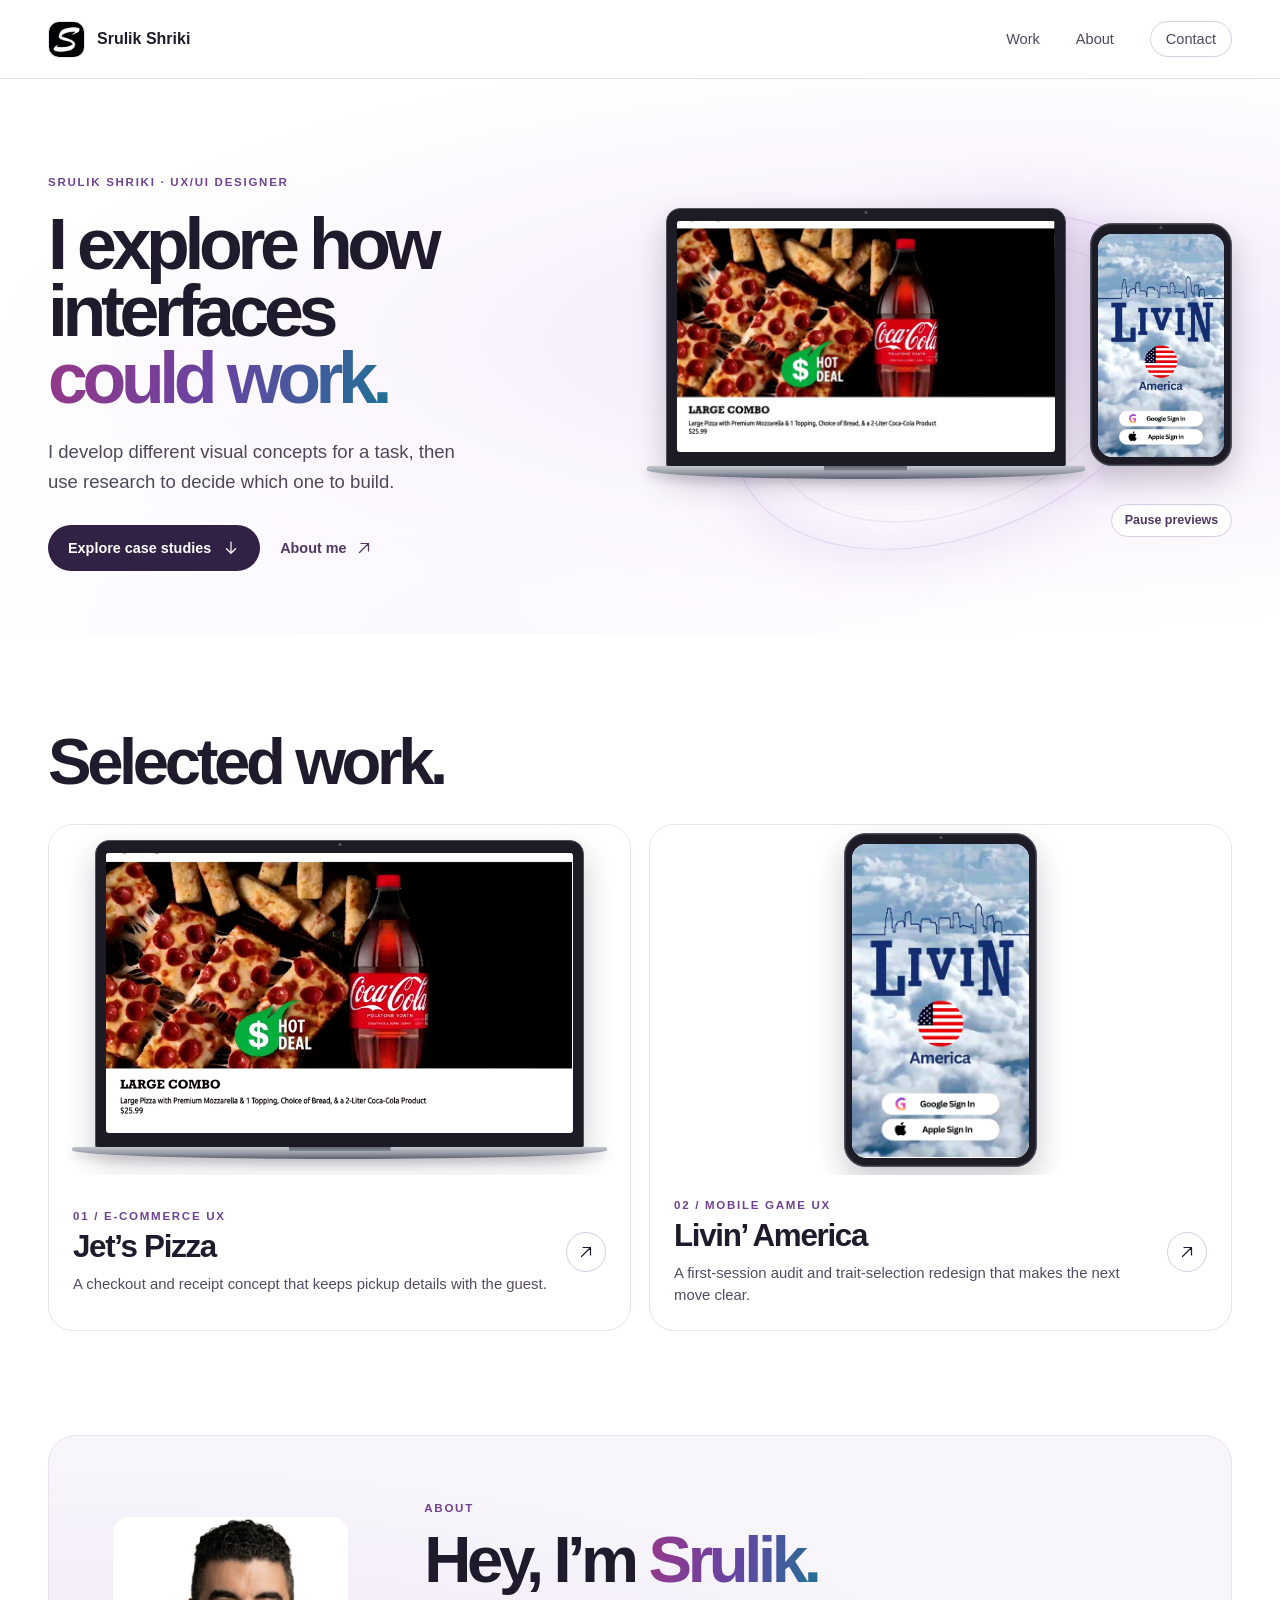
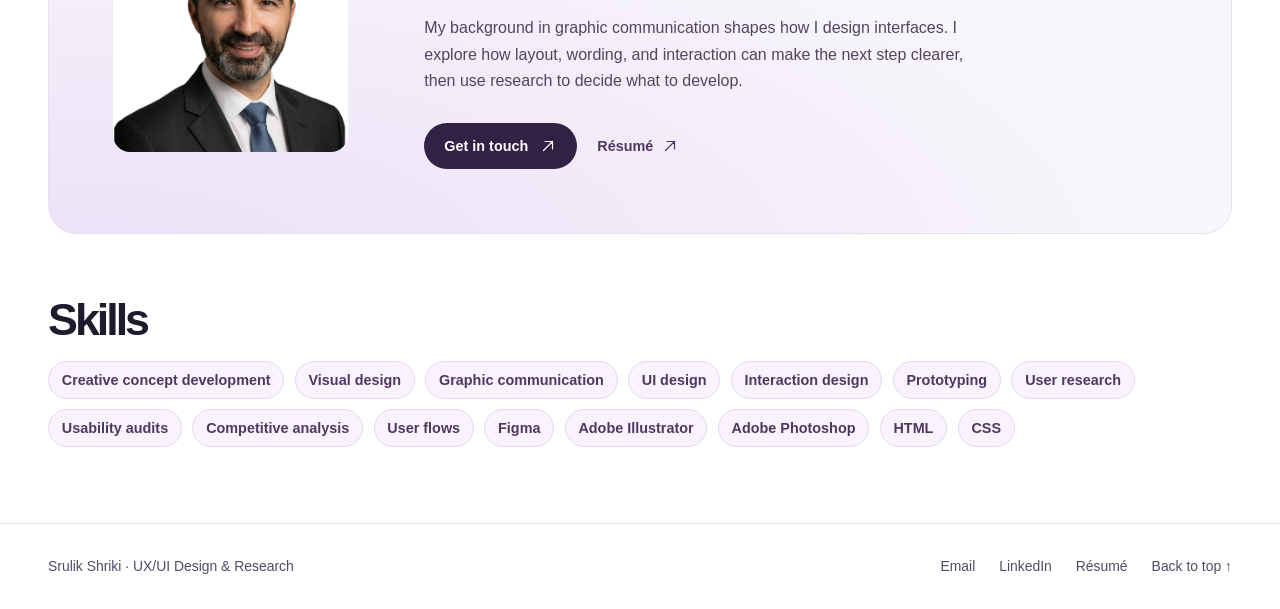
<file: index.html>
<!doctype html>
<html lang="en">
<head>
  <meta charset="utf-8">
  <meta name="viewport" content="width=device-width, initial-scale=1">
  <meta name="theme-color" content="#ffffff">
  <meta name="description" content="Selected UX research and interface design case studies by Srulik Shriki.">
  <title>Srulik Shriki — UX/UI Design</title>
  <link rel="icon" href="assets/home/srulik-mark.webp">
  <link rel="stylesheet" href="assets/css/home.css">
  <style>
    .hero-art {
      display: grid;
      grid-template-columns: minmax(0, 1fr) minmax(96px, 25%);
      align-items: center;
      gap: clamp(.75rem, 2vw, 1.5rem);
      aspect-ratio: auto;
    }

    .screen.device-preview {
      box-sizing: border-box;
      position: relative;
      min-width: 0;
      transform: none;
      border: 1px solid #515361;
      background: #1d1c26;
      box-shadow: 0 14px 30px rgba(37, 29, 50, .23);
    }

    .hero-art > .device-preview {
      inset: auto;
      width: 100%;
    }

    .screen.device-preview video {
      display: block;
      width: 100%;
      height: auto;
      aspect-ratio: auto;
    }

    .screen.laptop-frame {
      --base-height: clamp(7px, 1vw, 13px);
      padding: clamp(6px, 1.1vw, 12px) clamp(5px, .85vw, 10px) clamp(7px, 1.35vw, 14px);
      margin-bottom: var(--base-height);
      border-radius: clamp(7px, 1.1vw, 15px) clamp(7px, 1.1vw, 15px) 3px 3px;
      overflow: visible;
    }

    .screen.laptop-frame video {
      box-sizing: content-box;
      padding-bottom: clamp(9px, 1.4vw, 18px);
      border-radius: 3px;
      background: #fff;
    }

    .laptop-frame::after {
      content: "";
      position: absolute;
      top: 100%;
      left: -5%;
      width: 110%;
      height: var(--base-height);
      border-radius: 2px 2px 50% 50% / 2px 2px 70% 70%;
      background:
        linear-gradient(#626574, #868995) center top / 19% 36% no-repeat,
        linear-gradient(#c4c6ce, #979ba8 52%, #585e6d);
      box-shadow: 0 5px 9px rgba(37, 29, 50, .16);
      pointer-events: none;
    }

    .screen.phone-frame {
      padding: clamp(6px, .9vw, 10px) clamp(4px, .65vw, 7px) clamp(5px, .8vw, 8px);
      border-radius: clamp(14px, 1.7vw, 24px);
      box-shadow: inset 0 0 0 1px #343440, 0 14px 30px rgba(37, 29, 50, .23);
    }

    .screen.phone-frame video {
      border-radius: clamp(9px, 1.15vw, 16px);
    }

    .device-preview::before {
      content: "";
      position: absolute;
      top: 2px;
      left: 50%;
      width: 3px;
      height: 3px;
      border-radius: 50%;
      background: #535464;
      transform: translateX(-50%);
      pointer-events: none;
    }

    .hero-art > .art-caption {
      position: static;
      grid-column: 1 / -1;
      justify-self: end;
      margin: 0;
    }

    .projects .project,
    .projects .project .project-visual {
      background: #fff;
    }

    .pizza-project .device-preview {
      width: min(84%, calc(clamp(220px, 29vw, 350px) * 1.46));
    }

    .game-project .device-preview {
      width: min(54%, calc(clamp(220px, 29vw, 350px) * .55));
    }

    @media (max-width: 480px) {
      .hero-art {
        grid-template-columns: minmax(0, 1fr);
      }

      .hero-art > .hero-phone {
        justify-self: center;
        width: min(56%, 156px);
      }
    }
  </style>
  <script src="assets/js/home-previews.js" defer></script>
</head>
<body id="top">
  <svg xmlns="http://www.w3.org/2000/svg" width="0" height="0" aria-hidden="true" style="position:absolute">
    <symbol id="arrow" viewBox="0 0 24 24"><path d="M6 18 18 6M8 6h10v10"/></symbol>
    <symbol id="down" viewBox="0 0 24 24"><path d="M12 4v15m-6-6 6 6 6-6"/></symbol>
  </svg>
  <a class="skip" href="#main">Skip to content</a>
  <header class="header">
    <div class="wrap bar">
      <a class="brand" href="index.html" aria-label="Srulik Shriki, home"><img src="assets/home/srulik-mark.webp" width="37" height="37" alt=""><span>Srulik Shriki</span></a>
      <nav class="nav" aria-label="Main navigation">
        <a href="#projects">Work</a>
        <a href="#about">About</a>
        <a class="contact-nav" href="mailto:ishriki@emich.edu">Contact</a>
      </nav>
    </div>
  </header>

  <main id="main" tabindex="-1">
    <div class="top">
      <section class="wrap hero" aria-labelledby="hero-title">
        <div class="hero-copy">
          <p class="kicker">Srulik Shriki · UX/UI Designer</p>
          <h1 id="hero-title">I explore how interfaces <span>could work.</span></h1>
          <p class="lead">I develop different visual concepts for a task, then use research to decide which one to build.</p>
          <div class="actions">
            <a class="button" href="#projects">Explore case studies <svg class="icon" aria-hidden="true"><use href="#down"/></svg></a>
            <a class="text-link" href="#about">About me <svg class="icon" aria-hidden="true"><use href="#arrow"/></svg></a>
          </div>
        </div>
        <figure class="hero-art">
          <div class="halo" aria-hidden="true"></div>
          <div class="screen hero-screen device-preview laptop-frame">
            <video width="1920" height="1080" muted playsinline loop preload="none" poster="[data-uri]" aria-label="Jet’s Pizza project preview"><source src="assets/home/pizzahero.mp4" type="video/mp4"></video>
          </div>
          <div class="screen hero-phone device-preview phone-frame">
            <video width="1080" height="1920" muted playsinline loop preload="none" poster="[data-uri]" aria-label="Livin’ America project preview"><source src="assets/home/livinhero.mp4" type="video/mp4"></video>
          </div>
          <figcaption class="art-caption"><button class="preview-toggle" type="button" hidden>Play previews</button></figcaption>
        </figure>
      </section>
    </div>

    <section class="wrap work" id="projects" aria-labelledby="work-title">
      <div class="section-head"><h2 id="work-title">Selected work.</h2></div>
      <div class="projects">
        <a class="project pizza-project" href="pizza.html" aria-labelledby="pizza-title">
          <div class="project-visual">
            <div class="screen project-preview device-preview laptop-frame">
              <video width="1920" height="1080" muted playsinline loop preload="none" poster="[data-uri]" aria-label="Jet’s Pizza project preview"><source src="assets/home/pizzahero.mp4" type="video/mp4"></video>
            </div>
          </div>
          <div class="project-info">
            <div>
              <p class="kicker">01 / E-commerce UX</p>
              <h3 id="pizza-title">Jet’s Pizza</h3>
              <p>A checkout and receipt concept that keeps pickup details with the guest.</p>
            </div>
            <span class="arrow" aria-hidden="true"><svg class="icon"><use href="#arrow"/></svg></span>
          </div>
        </a>
        <a class="project game-project" href="livinamerica.html" aria-labelledby="game-title">
          <div class="project-visual">
            <div class="screen project-preview device-preview phone-frame">
              <video width="1080" height="1920" muted playsinline loop preload="none" poster="[data-uri]" aria-label="Livin’ America project preview"><source src="assets/home/livinhero.mp4" type="video/mp4"></video>
            </div>
          </div>
          <div class="project-info">
            <div>
              <p class="kicker">02 / Mobile game UX</p>
              <h3 id="game-title">Livin’ America</h3>
              <p>A first-session audit and trait-selection redesign that makes the next move clear.</p>
            </div>
            <span class="arrow" aria-hidden="true"><svg class="icon"><use href="#arrow"/></svg></span>
          </div>
        </a>
      </div>
    </section>

    <section class="wrap about" id="about" aria-labelledby="about-title">
      <figure class="portrait"><img src="gallery/proffesional_image_srulik_shriki.jpg" alt="Srulik Shriki" width="260" height="260" loading="lazy"></figure>
      <div>
        <p class="kicker">About</p>
        <h2 id="about-title">Hey, I’m <span class="gradient-text">Srulik.</span></h2>
        <p class="lead">My background in graphic communication shapes how I design interfaces. I explore how layout, wording, and interaction can make the next step clearer, then use research to decide what to develop.</p>
        <div class="actions">
          <a class="button" href="mailto:ishriki@emich.edu">Get in touch <svg class="icon" aria-hidden="true"><use href="#arrow"/></svg></a>
          <a class="text-link" href="https://canva.link/yx0ch3mzbwve8dt">Résumé <svg class="icon" aria-hidden="true"><use href="#arrow"/></svg></a>
        </div>
      </div>
    </section>

    <section class="wrap skills" aria-labelledby="skills-title">
      <h2 id="skills-title">Skills</h2>
      <ul class="skill-bubbles">
        <li>Creative concept development</li>
        <li>Visual design</li>
        <li>Graphic communication</li>
        <li>UI design</li>
        <li>Interaction design</li>
        <li>Prototyping</li>
        <li>User research</li>
        <li>Usability audits</li>
        <li>Competitive analysis</li>
        <li>User flows</li>
        <li>Figma</li>
        <li>Adobe Illustrator</li>
        <li>Adobe Photoshop</li>
        <li>HTML</li>
        <li>CSS</li>
      </ul>
    </section>
  </main>

  <footer class="footer" id="footer">
    <div class="wrap">
      <span>Srulik Shriki · UX/UI Design &amp; Research</span>
      <nav aria-label="Footer"><a href="mailto:ishriki@emich.edu">Email</a><a href="https://www.linkedin.com/in/srulik-shriki-858525204/">LinkedIn</a><a href="https://canva.link/a8y5xgrq3ih2tl9">Résumé</a><a href="#top">Back to top ↑</a></nav>
    </div>
  </footer>
</body>
</html>
</file>
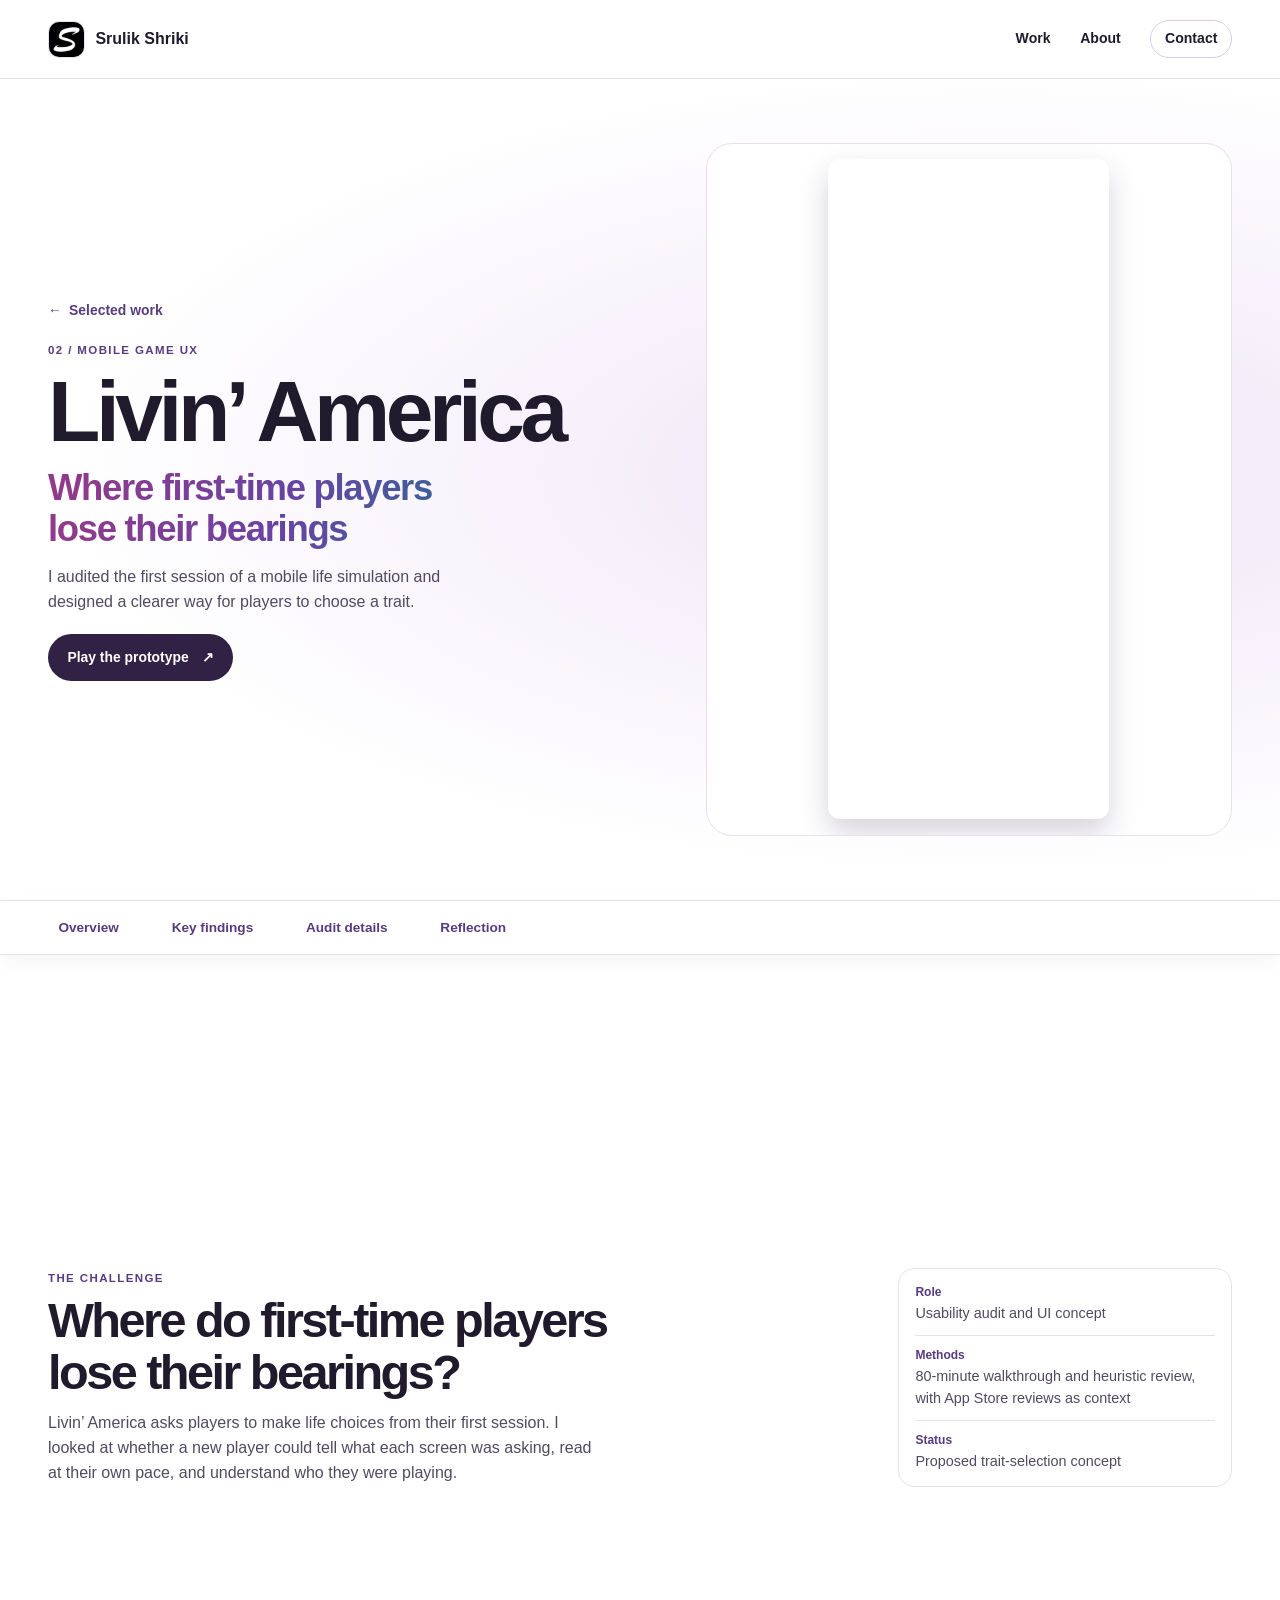
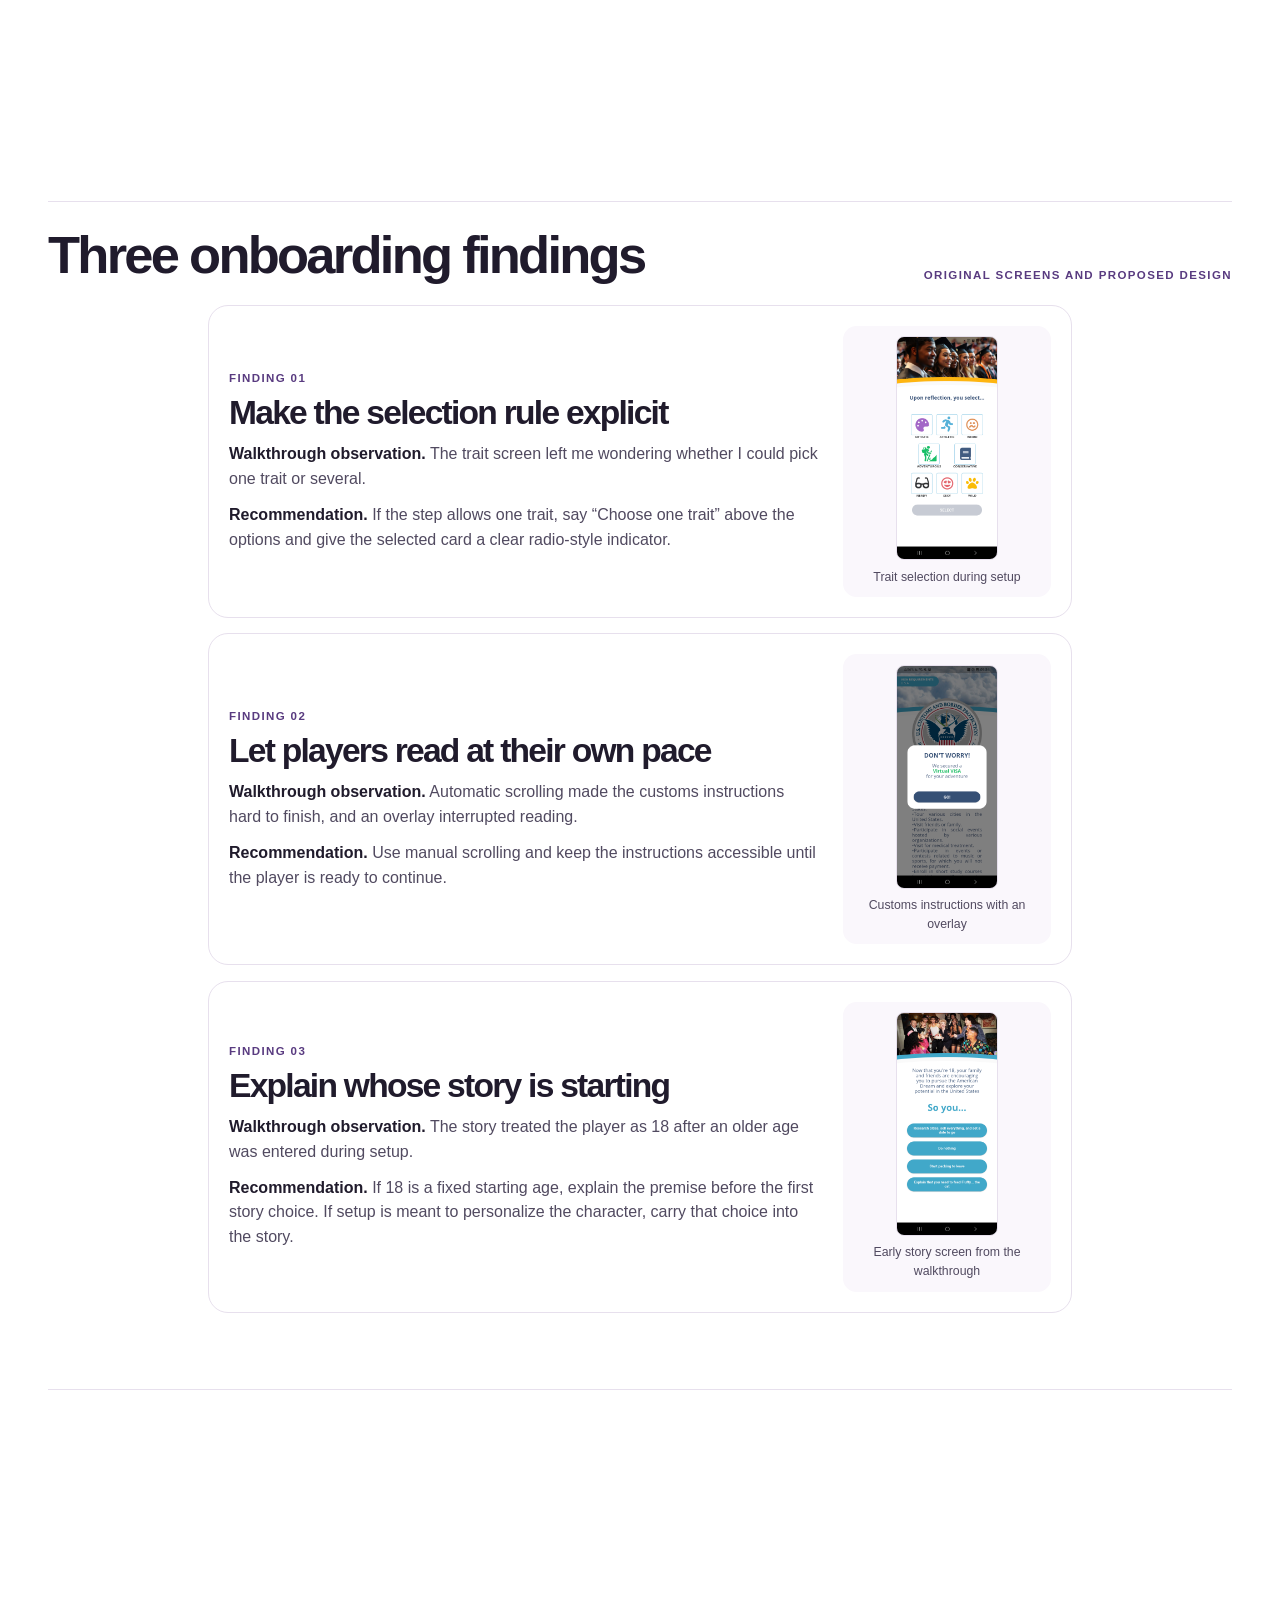
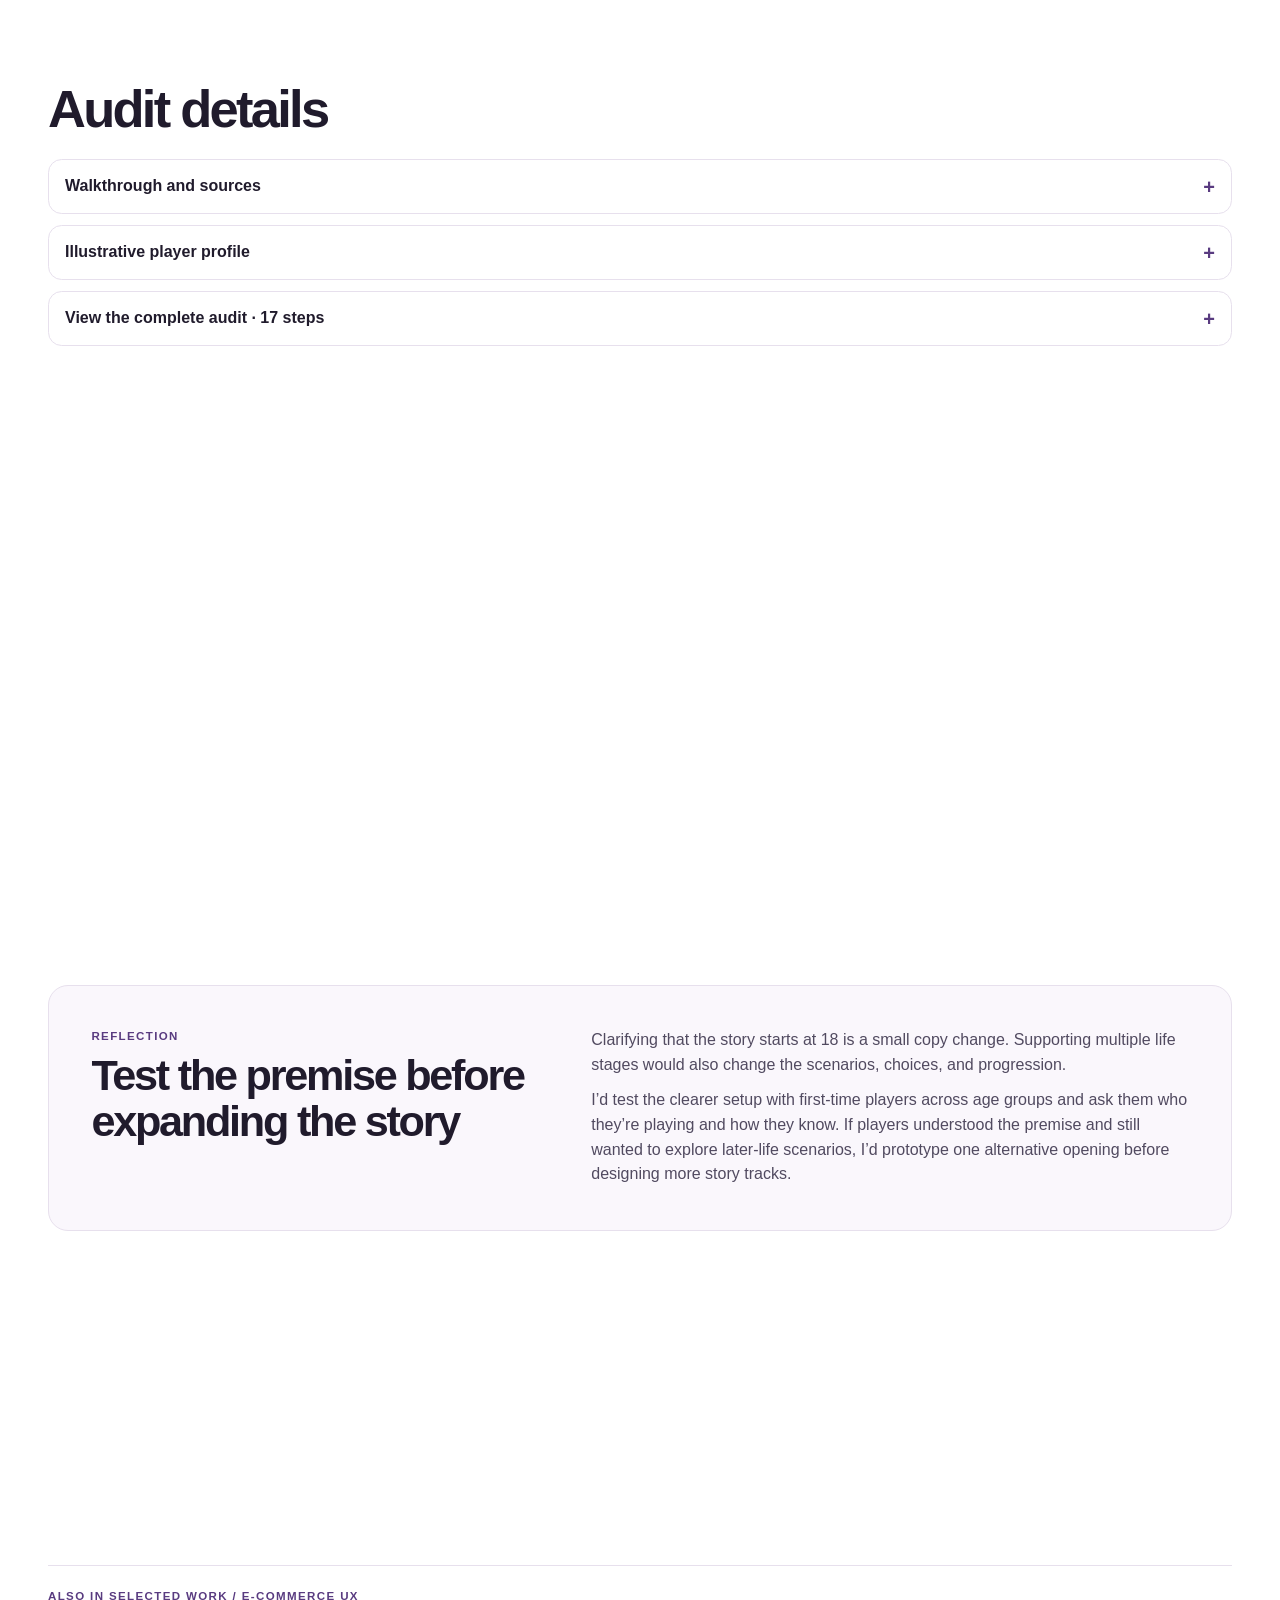
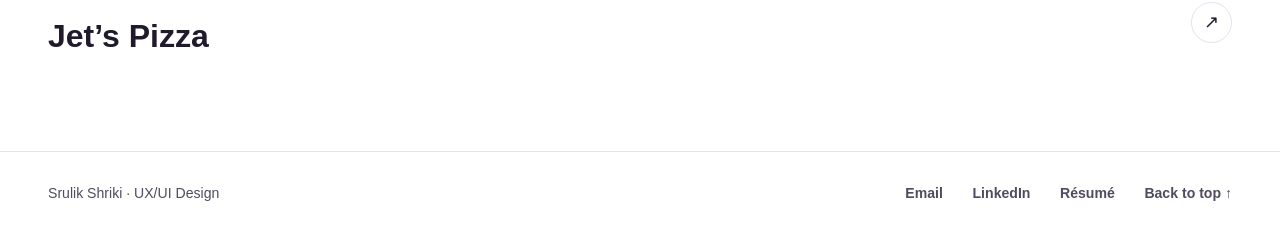
<file: livinamerica.html>
<!doctype html>
<html lang="en">
<head>
  <meta charset="utf-8">
  <meta name="viewport" content="width=device-width, initial-scale=1">
  <meta name="theme-color" content="#faf9f7">
  <meta name="description" content="An onboarding usability audit and proposed trait-selection design for a mobile life simulation.">
  <title>Livin’ America case study | Srulik Shriki</title>
  <link rel="icon" href="assets/home/srulik-mark.webp">
  <link rel="stylesheet" href="assets/css/portfolio.css">
  <style>
    html {
      scroll-behavior: smooth;
    }

    .theme-game {
      --case-nav-height: 5.25rem;
      --case-anchor-gap: .75rem;
    }

    .theme-game .case-body [id] {
      scroll-margin-top: calc(var(--case-nav-height) + var(--case-anchor-gap));
    }

    #overview,
    #methodology,
    #recommendations {
      min-block-size: calc(100svh - var(--case-nav-height) - var(--case-anchor-gap));
    }

    #overview {
      --case-anchor-gap: 0px;
    }

    #methodology,
    #recommendations {
      display: grid;
      align-content: center;
    }

    .case-cover.case-prototype {
      min-width: 0;
      padding: clamp(.5rem, 1.2vw, 1rem);
      background: #fff;
    }

    #problems-solutions .game-finding {
      max-inline-size: 54rem;
      margin-inline: auto;
      grid-template-columns: minmax(0, 1fr) minmax(10rem, 13rem);
      gap: clamp(.85rem, 2vw, 1.5rem);
      padding: clamp(.875rem, 1.6vw, 1.25rem);
    }

    #problems-solutions .phone-figure {
      padding: .65rem;
    }

    #problems-solutions .phone-figure img {
      max-block-size: 224px;
    }

    .prototype-viewport {
      --frame-width: 390;
      --frame-height: 916;
      --fit-height: clamp(20rem, calc(100svh - 15rem), 42rem);
      position: relative;
      width: min(100%, calc(var(--fit-height) * var(--frame-width) / var(--frame-height)));
      aspect-ratio: var(--frame-width) / var(--frame-height);
      margin-inline: auto;
      overflow: hidden;
      border-radius: 12px;
      background: #fff;
      box-shadow: 0 13px 29px #45325738;
    }

    .prototype-viewport iframe {
      position: absolute;
      inset: 0 auto auto 0;
      display: block;
      width: calc(var(--frame-width) * 1px);
      height: calc(var(--frame-height) * 1px);
      border: 0;
      transform: scale(var(--prototype-scale, 1));
      transform-origin: top left;
    }

    @media (max-width: 620px) {
      .prototype-viewport {
        --fit-height: min(42rem, calc(100svh - 6.5rem));
      }

      #problems-solutions .game-finding {
        grid-template-columns: minmax(0, 1fr);
      }

      #problems-solutions .phone-figure {
        justify-self: center;
        inline-size: min(100%, 12rem);
      }

      #problems-solutions .phone-figure img {
        max-block-size: 180px;
      }
    }

    @media (prefers-reduced-motion: reduce) {
      html {
        scroll-behavior: auto;
      }
    }
  </style>
  <script src="assets/js/portfolio.js" defer></script>
</head>
<body id="top" class="theme-game">
  <a class="skip" href="#main">Skip to content</a>
  <header class="site-header">
    <div class="wrap header-inner">
      <a class="brand" href="index.html"><img src="assets/home/srulik-mark.webp" width="34" height="34" alt=""> <span>Srulik Shriki</span></a>
      <nav aria-label="Main navigation">
        <a href="index.html#projects">Work</a>
        <a href="index.html#about">About</a>
        <a class="contact" href="mailto:ishriki@emich.edu">Contact</a>
      </nav>
    </div>
  </header>
  <main id="main" tabindex="-1">

    <div class="case-top">
      <section class="wrap case-hero" aria-labelledby="case-title">
        <div>
          <a class="back-link" href="index.html#projects"><span aria-hidden="true">←</span> Selected work</a>
          <p class="eyebrow">02 / Mobile game UX</p>
          <h1 id="case-title">Livin’ America</h1>
          <p class="case-subtitle">Where first-time players lose their bearings</p>
          <p class="case-intro">I audited the first session of a mobile life simulation and designed a clearer way for players to choose a trait.</p>
          <a class="button" href="https://pure-italic-92584115.figma.site/" target="_blank" rel="noopener noreferrer" style="margin-top: 1.25rem">
            Play the prototype <span aria-hidden="true">↗</span><span class="sr-only"> (opens in a new tab)</span>
          </a>
        </div>
        <div class="case-cover case-prototype">
          <div class="prototype-viewport">
            <iframe
              src="https://pure-italic-92584115.figma.site/?view=portfolio"
              title="Livin’ America interactive prototype"
              width="390"
              height="916"
            ></iframe>
          </div>
        </div>
      </section>
    </div>
    <div class="case-nav-bar">
      <nav class="wrap case-nav" aria-label="In this case study"><a href="#overview">Overview</a><a href="#problems-solutions">Key findings</a><a href="#methodology">Audit details</a><a href="#recommendations">Reflection</a></nav>
    </div>
    <div class="wrap case-body">
      <section class="case-overview" id="overview" aria-labelledby="overview-title">
        <div>
          <p class="eyebrow">The challenge</p>
          <h2 id="overview-title">Where do first-time players lose their bearings?</h2>
          <p>Livin’ America asks players to make life choices from their first session. I looked at whether a new player could tell what each screen was asking, read at their own pace, and understand who they were playing.</p>
        </div>
        <dl class="facts">
          <div><dt>Role</dt><dd>Usability audit and UI concept</dd></div>
          <div><dt>Methods</dt><dd>80-minute walkthrough and heuristic review, with App Store reviews as context</dd></div>
          <div><dt>Status</dt><dd>Proposed trait-selection concept</dd></div>
        </dl>
      </section>
      <section class="case-section" id="problems-solutions" aria-labelledby="findings-title">
        <div class="section-heading"><h2 id="findings-title">Three onboarding findings</h2><span class="eyebrow">Original screens and proposed design</span></div>

      <article class="game-finding" id="trait-selection">
        <div class="finding-copy">
          <p class="eyebrow">Finding 01</p><h3>Make the selection rule explicit</h3>
          <p><strong>Walkthrough observation.</strong> The trait screen left me wondering whether I could pick one trait or several.</p>
          <p><strong>Recommendation.</strong> If the step allows one trait, say “Choose one trait” above the options and give the selected card a clear radio-style indicator.</p>
        </div>
        <figure class="phone-figure"><a href="gallery/5.jpg" aria-label="Open original screenshot of the trait selection screen"><img src="gallery/5.jpg" width="720" height="1600" loading="lazy" alt="the trait selection screen"></a><figcaption>Trait selection during setup</figcaption></figure>

      </article>
      <article class="game-finding" id="reading-pace">
        <div class="finding-copy">
          <p class="eyebrow">Finding 02</p><h3>Let players read at their own pace</h3>
          <p><strong>Walkthrough observation.</strong> Automatic scrolling made the customs instructions hard to finish, and an overlay interrupted reading.</p>
          <p><strong>Recommendation.</strong> Use manual scrolling and keep the instructions accessible until the player is ready to continue.</p>
        </div>
        <figure class="phone-figure"><a href="gallery/13.jpg" aria-label="Open original screenshot of the customs instructions"><img src="gallery/13.jpg" width="720" height="1600" loading="lazy" alt="the customs instructions"></a><figcaption>Customs instructions with an overlay</figcaption></figure>
      </article>
      <article class="game-finding" id="player-age">
        <div class="finding-copy">
          <p class="eyebrow">Finding 03</p><h3>Explain whose story is starting</h3>
          <p><strong>Walkthrough observation.</strong> The story treated the player as 18 after an older age was entered during setup.</p>
          <p><strong>Recommendation.</strong> If 18 is a fixed starting age, explain the premise before the first story choice. If setup is meant to personalize the character, carry that choice into the story.</p>
        </div>
        <figure class="phone-figure"><a href="gallery/10.jpg" aria-label="Open the original early story screenshot"><img src="gallery/10.jpg" width="720" height="1600" loading="lazy" alt="an early story screen"></a><figcaption>Early story screen from the walkthrough</figcaption></figure>
      </article>
      </section>
      <section class="case-section support-section" id="methodology" aria-labelledby="method-title">
        <div class="section-heading"><h2 id="method-title">Audit details</h2></div>
        <details class="disclosure" id="sources"><summary>Walkthrough and sources</summary><div class="disclosure-body">
          <p><strong>Walkthrough.</strong> I spent 80 minutes tracing the first-session flow, capturing screens and evaluating where the interface made a choice or its consequences hard to understand. The three findings above come from that walkthrough.</p>
          <p><strong>Secondary context.</strong> I also consulted iOS App Store reviews. I’d use interviews or onboarding tests to explore whether the same issues recur with new players.</p>
        </div></details>
        <details class="disclosure" id="user-persona"><summary>Illustrative player profile</summary><div class="disclosure-body">
          <div class="profile"><img src="gallery/persona2.jpg" alt="" width="90" height="90" loading="lazy"><div><h3>Jo · Career transition</h3><p>Jo represents a possible player who wants to explore a life change after gaining work experience. I’d use this profile to frame a research question about how older players interpret the game’s opening premise.</p></div></div>
        </div></details>
        <details class="disclosure" id="showcase"><summary>View the complete audit · 17 steps</summary><div class="disclosure-body"><div data-audit>
  <div class="audit-controls" data-audit-controls hidden><button type="button" data-prev aria-label="Previous audit step">←</button><p role="status" data-audit-status></p><button type="button" data-next aria-label="Next audit step">→</button></div><article class="audit-step" data-audit-step><div><h3>1. Legal Disclaimer Screen</h3><p>&quot;The disclaimer needs to be simpler to understand.&quot; Dense legal copy at initial launch creates onboarding friction.</p><p>Show main legal points in short bullet points, with a link to read full terms if needed.</p></div><div class="audit-media"><a href="gallery/1.jpg"><img src="gallery/1.jpg" alt="Step 1 Legal Disclaimer Screen" loading="lazy"></a></div></article>
<article class="audit-step" data-audit-step><div><h3>2. Login Options &amp; Button Layout</h3><p>&quot;The lower button is cut off. Add username/password option.&quot; Layout elements clipping on certain screen dimensions affect visual polish.</p><p>Fix bottom spacing so buttons aren&#x27;t cut off, and support standard login input fields.</p></div><div class="audit-media"><a href="gallery/2.jpg"><img src="gallery/2.jpg" alt="Step 2 Login Options Screen" loading="lazy"></a></div></article>
<article class="audit-step" data-audit-step><div><h3>3. Google Login Transition Animation</h3><p>&quot;The photo animation moved in a funky way and was slow.&quot; Transition timing following authentication shapes performance impression.</p><p>Speed up loading animations and make them fade in smoothly without progress freezes.</p></div><div class="audit-media"><a href="gallery/3.jpg"><img src="gallery/3.jpg" alt="Step 3 Transition Screen" loading="lazy"></a></div></article>
<article class="audit-step" data-audit-step><div><h3>4. Graduation Prompt Framing</h3><p>&quot;Who are you... truly? Direction needed.&quot; Structural indicators orient players when encountering reflective story choices.</p><p>Add a clear label like [Scenario Question] above the prompt and frame choices in first-person statements.</p></div><div class="audit-media"><a href="gallery/4.jpg"><img src="gallery/4.jpg" alt="Step 4 Graduation Prompt Screen" loading="lazy"></a></div></article>
<article class="audit-step" data-audit-step><div><h3>5. Trait Selection Guidance &amp; Mechanics</h3><p>&quot;Can I select more than one trait?&quot; Clear visual UI affordances establish single vs. multi-select expectations.</p><p>Use standard radio buttons and add a short helper note explaining to pick only one trait.</p></div><div class="audit-media"><a href="gallery/5.jpg"><img src="gallery/5.jpg" alt="Step 5 Trait Selection Screen" loading="lazy"></a></div></article>
<article class="audit-step" data-audit-step><div><h3>6. Microcopy &amp; Global Accessibility (&#x27;Hazard Pay&#x27;)</h3><p>&quot;Love the humor! But non-native speakers might miss &#x27;hazard pay&#x27;.&quot; Witty personality enriches brand while accessibility ensures global comprehension.</p><p>Maintain the fun tone while ensuring core game rules are explained clearly for all audiences.</p></div><div class="audit-media"><a href="gallery/6.jpg"><img src="gallery/6.jpg" alt="Step 6 Microcopy Screen" loading="lazy"></a></div></article>
<article class="audit-step" data-audit-step><div><h3>7. Family Wealth Text Logic</h3><p>&quot;Sentences contradict with &#x27;But&#x27; when they shouldn&#x27;t.&quot; Conjunctions work best when highlighting explicit contrast.</p><p>Rewrite text logic: &quot;Everyone&#x27;s story starts at the beginning... But not everyone starts with equal resources.&quot;</p></div><div class="audit-media"><a href="gallery/7.jpg"><img src="gallery/7.jpg" alt="Step 7 Family Wealth Screen" loading="lazy"></a></div></article>
<article class="audit-step" data-audit-step><div><h3>8. Spinning Wheel Progress &amp; Context</h3><p>&quot;Waited 30 seconds and screen got stuck on &#x27;Not bad...&#x27;.&quot; Progress freezes hurt trust; context prior to spinning sets expectation.</p><p>Fix progress freeze bug and add context explaining why checking family wealth matters.</p></div><div class="audit-media"><a href="gallery/8.jpg"><img src="gallery/8.jpg" alt="Step 8 Spinning Wheel Screen" loading="lazy"></a></div></article>
<article class="audit-step" data-audit-step><div><h3>9. Game Start Hook &amp; Session Saving</h3><p>&quot;Interactive phone call was exciting! What about saving my stage?&quot; Session persistence ensures returning users resume progress seamlessly.</p><p>Keep interactive phone call for new users, but auto-resume progress for returning accounts.</p></div><div class="audit-media"></div></article>
<article class="audit-step" data-audit-step><div><h3>10. Player Age Consistency</h3><p>&quot;App said I&#x27;m 18 even though I registered an older age.&quot; Dynamic story copy matching user input maintains narrative immersion.</p><p>Dynamically inject the exact age entered during registration into narrative story text.</p></div><div class="audit-media"><a href="gallery/10.jpg"><img src="gallery/10.jpg" alt="Step 10 Age Screen" loading="lazy"></a></div></article>
<article class="audit-step" data-audit-step><div><h3>11. City Selection Narrative &amp; Airline Tie-in</h3><p>&quot;Why is Chicago a great selection? Connect to American Airlines better.&quot; Atmospheric city details make partner integrations feel organic.</p><p>Add city highlight details before seamlessly introducing the airline sponsor integration.</p></div><div class="audit-media"><a href="gallery/11.jpg"><img src="gallery/11.jpg" alt="Step 11 City Selection Screen" loading="lazy"></a></div></article>
<article class="audit-step" data-audit-step><div><h3>12. Google Maps Zoom Sequence</h3><p>&quot;Map starts already focused on Chicago.&quot; Starting zoomed out establishes visual storytelling of journey travel.</p><p>Start camera zoomed out globally, then smoothly animate moving across continents to Chicago.</p></div><div class="audit-media"><a href="gallery/12.jpg"><img src="gallery/12.jpg" alt="Step 12 Google Maps Screen" loading="lazy"></a></div></article>
<article class="audit-step" data-audit-step><div><h3>13. Customs Screen Pace &amp; Touch Controls</h3><p>&quot;Fast automatic text scroll made rules unreadable.&quot; Touch interruptions degrade reading control during informational steps.</p><p>Allow manual drag-scrolling at player speed and remove interrupting warning overlays.</p></div><div class="audit-media"><a href="gallery/13.jpg"><img src="gallery/13.jpg" alt="Step 13 Customs Screen" loading="lazy"></a></div></article>
<article class="audit-step" data-audit-step><div><h3>14. Apartment Options &amp; Typography</h3><p>&quot;Take it or keep looking wasn&#x27;t explicit. Font sizes differed.&quot; Explicit trade-off labels and uniform font sizing reinforce clarity.</p><p>Standardize button typography and label options clearly: &#x27;Accept Free Apartment&#x27; vs &#x27;Explore Upgrade&#x27;.</p></div><div class="audit-media"><a href="gallery/14.jpg"><img src="gallery/14.jpg" alt="Step 14 Apartment Selection Screen" loading="lazy"></a></div></article>
<article class="audit-step" data-audit-step><div><h3>15. Creative Career Paths &amp; Information Cards</h3><p>&quot;I chose to work in Design, and there were only 2 options: architect and interior designer. I felt like I would like a representation of graphic designers. I thought that the information behind the cards was very helpful and detailed enough. I was able to make a sensible decision.&quot;</p><p>The flip-card design pattern effectively informs player choices; expanding career options enhances creative representation.</p><p>Keep flip card design, but add more creative job paths like Graphic Designer and UX/UI Designer.</p></div><div class="audit-media"><a href="gallery/15A.jpg"><img src="gallery/15A.jpg" alt="Step 15A Architect View" loading="lazy"></a><a href="gallery/15B.jpg"><img src="gallery/15B.jpg" alt="Step 15B Interior Designer View" loading="lazy"></a></div></article>
<article class="audit-step" data-audit-step><div><h3>16. Job Market Realism &amp; Interview Concept</h3><p>&quot;Job pool feels realistic. Would love an interview demonstration.&quot; Interactive hiring simulations build authentic engagement.</p><p>Add recruitment mini-games and simulated recruiter interviews for practical life-skill practice.</p></div><div class="audit-media"><a href="gallery/16.jpg"><img src="gallery/16.jpg" alt="Step 16 Job Market Screen" loading="lazy"></a></div></article>
<article class="audit-step" data-audit-step><div><h3>17. Demographic Representation Across Life Stages</h3><p>&quot;Relocating to the USA happens across all age groups and experience levels.&quot; Multiple life-stage branches expand player market reach.</p><p>Offer optional setup tracks (Student, Young Professional, Career Relocator) during onboarding.</p></div><div class="audit-media"><a href="gallery/17.jpg"><img src="gallery/17.jpg" alt="Step 17 Life Stages Screen" loading="lazy"></a></div></article></div></div></details>
      </section>
      <section id="recommendations" aria-labelledby="reflection-title">
        <div class="case-section reflection">
          <div class="reflection-title"><p class="eyebrow">Reflection</p><h2 id="reflection-title">Test the premise before expanding the story</h2></div>
          <div><p>Clarifying that the story starts at 18 is a small copy change. Supporting multiple life stages would also change the scenarios, choices, and progression.</p><p>I’d test the clearer setup with first-time players across age groups and ask them who they’re playing and how they know. If players understood the premise and still wanted to explore later-life scenarios, I’d prototype one alternative opening before designing more story tracks.</p></div>
        </div>
      </section>
      <a class="next-project" href="pizza.html"><span><span class="eyebrow">Also in selected work / E-commerce UX</span><strong>Jet’s Pizza</strong></span><span class="arrow" aria-hidden="true">↗</span></a>
    </div>
  </main>
  <footer class="site-footer">
    <div class="wrap footer-inner">
      <span>Srulik Shriki <span class="footer-role">· UX/UI Design</span></span>
      <nav aria-label="Footer">
        <a href="mailto:ishriki@emich.edu">Email</a><a href="https://www.linkedin.com/in/srulik-shriki-858525204/">LinkedIn</a><a href="https://canva.link/a8y5xgrq3ih2tl9">Résumé</a><a href="#top">Back to top <span aria-hidden="true">↑</span></a>
      </nav>
    </div>
  </footer>
  <script>
    {
      const viewport = document.querySelector(".prototype-viewport");
      const frame = viewport.querySelector("iframe");
      const caseNav = document.querySelector(".case-nav-bar");
      const updateLayout = () => {
        const scale = viewport.getBoundingClientRect().width / Number(frame.width);
        viewport.style.setProperty("--prototype-scale", scale);
        document.body.style.setProperty("--case-nav-height", `${caseNav.getBoundingClientRect().height}px`);
      };

      updateLayout();
      const observer = new ResizeObserver(updateLayout);
      observer.observe(viewport);
      observer.observe(caseNav);
    }
  </script>
</body>
</html>
</file>
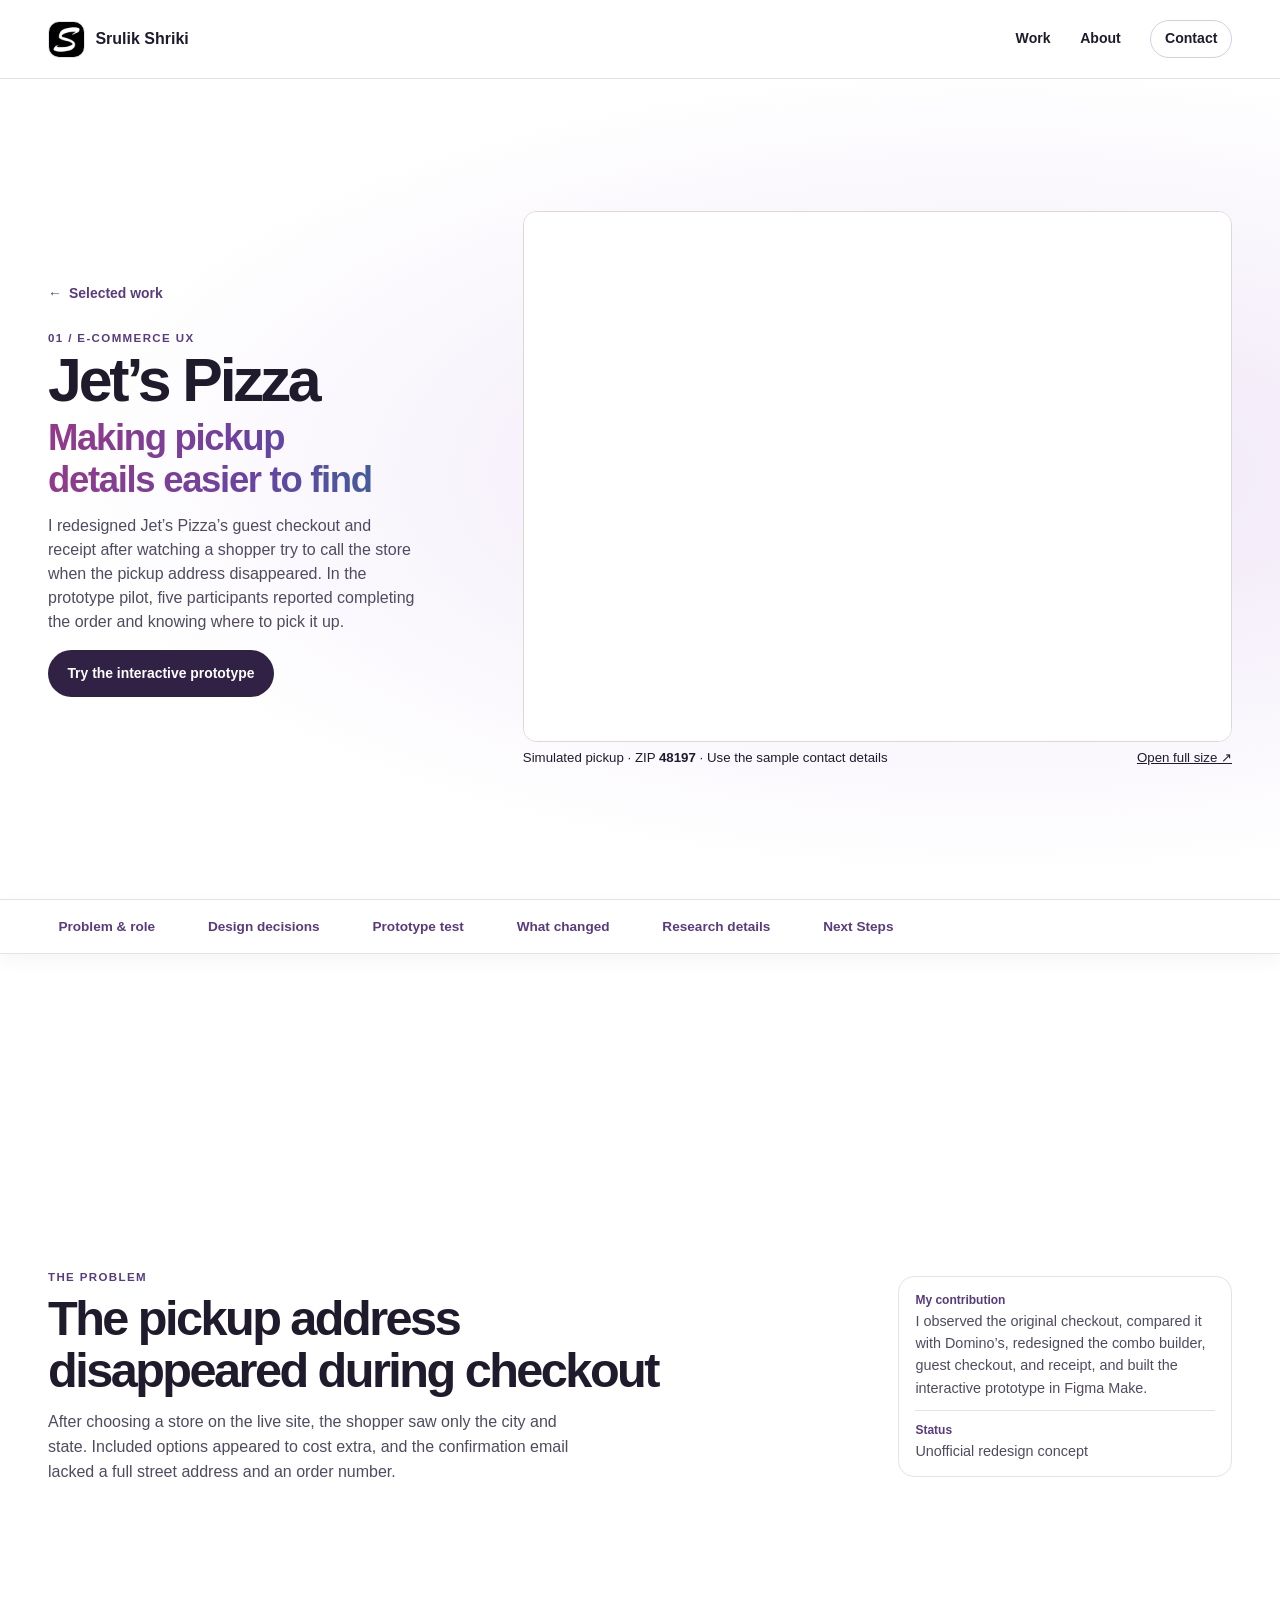
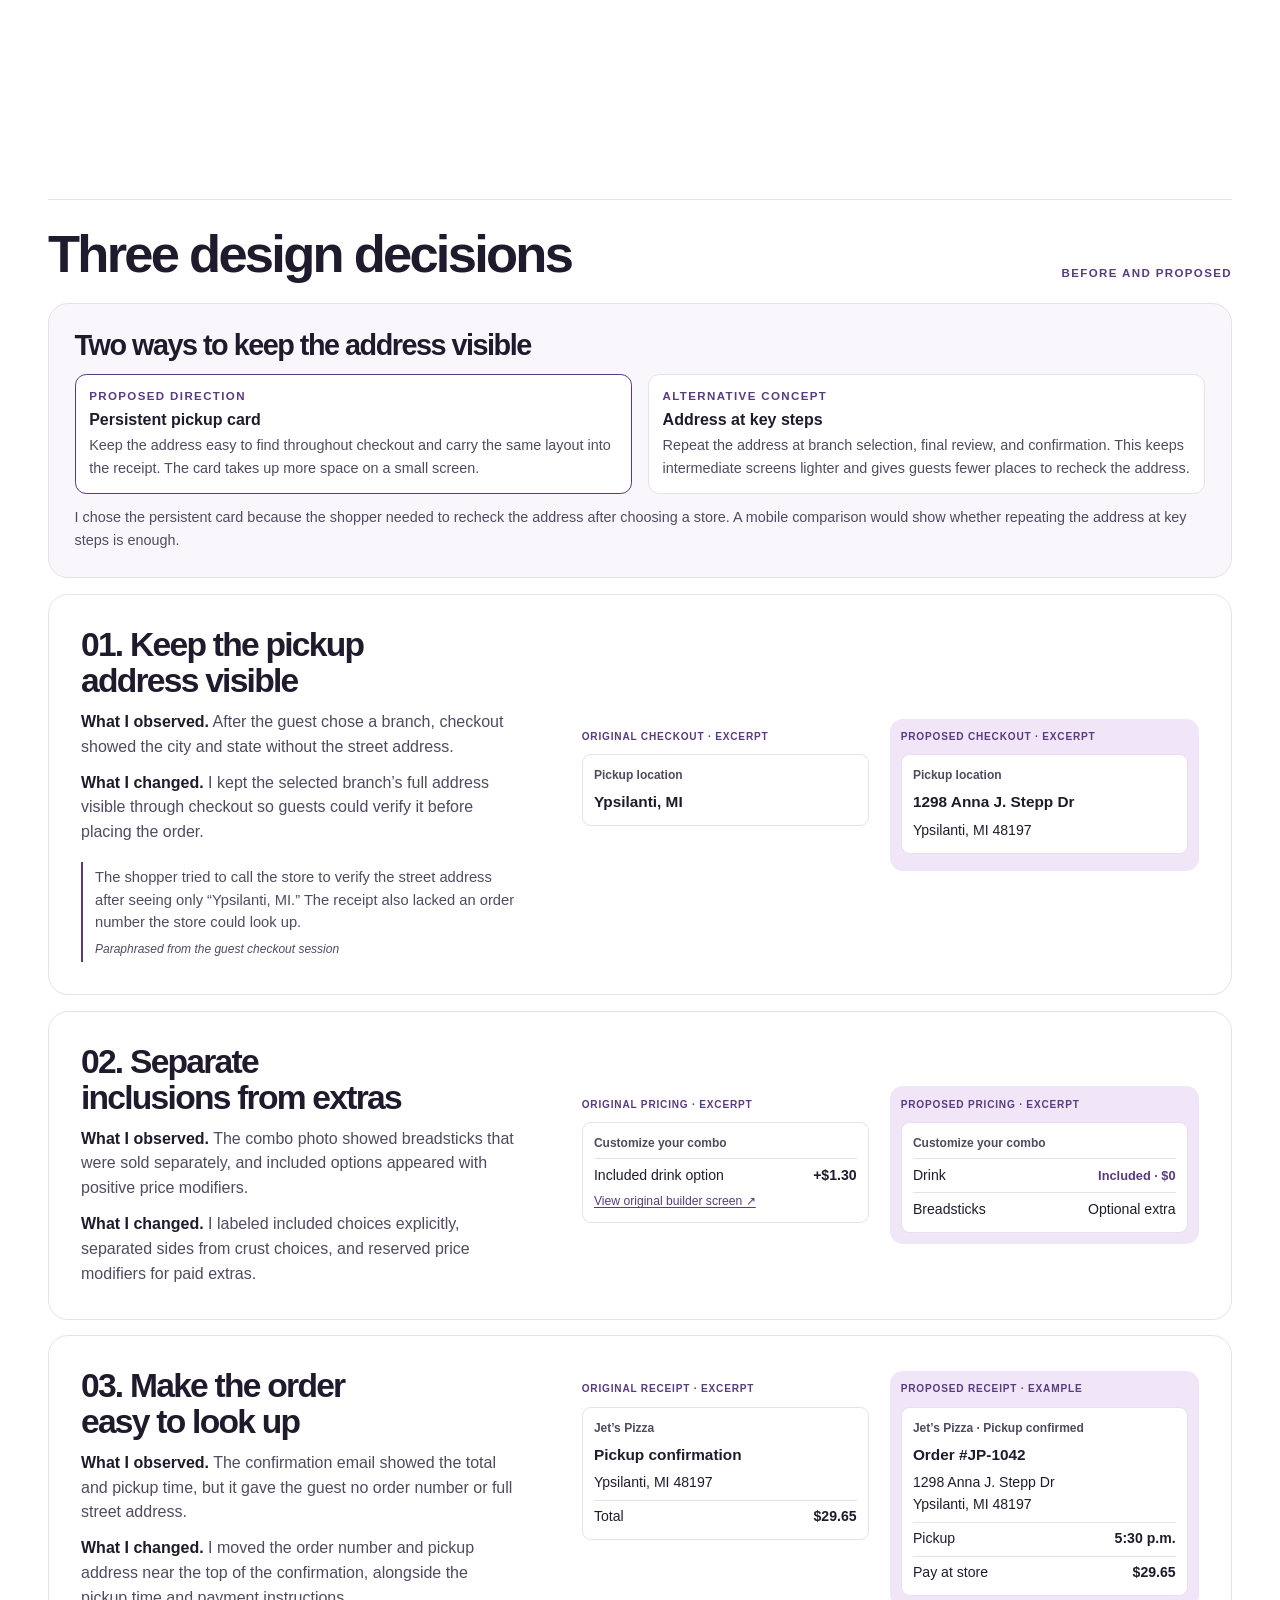
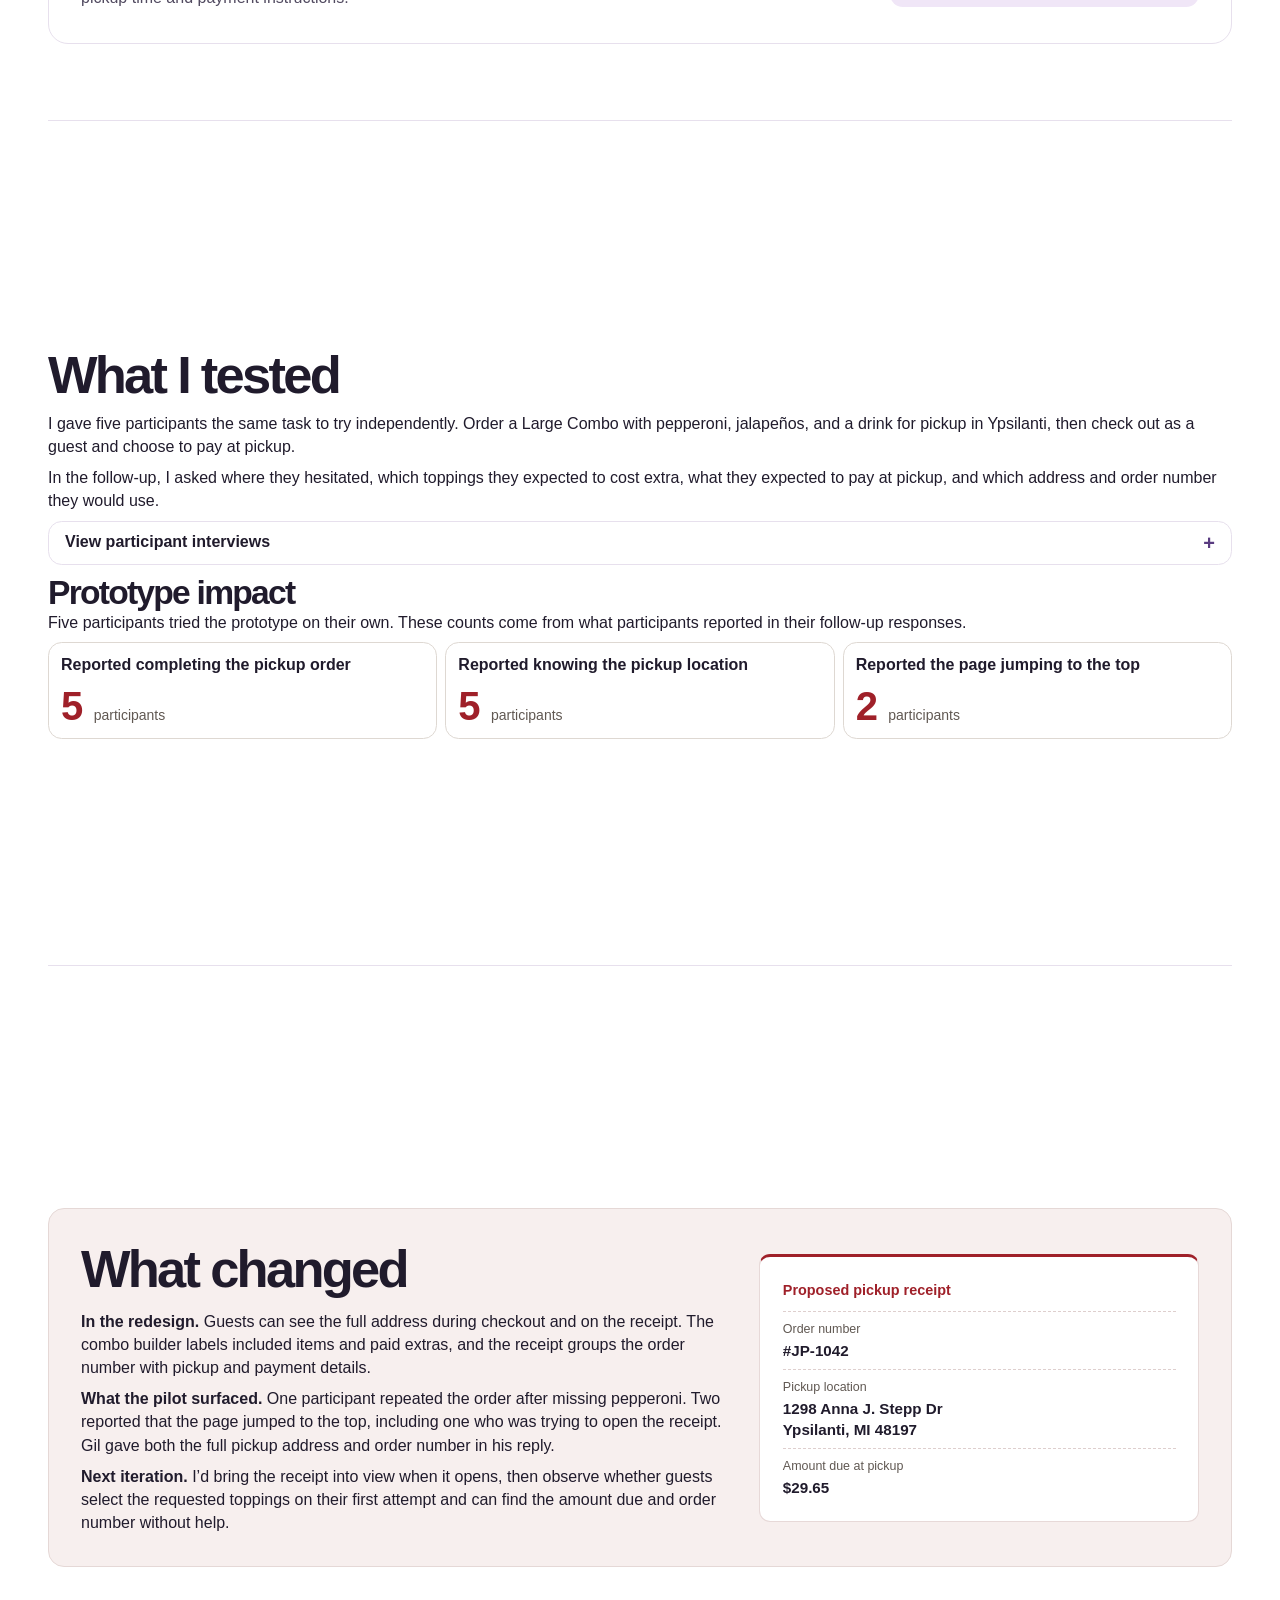
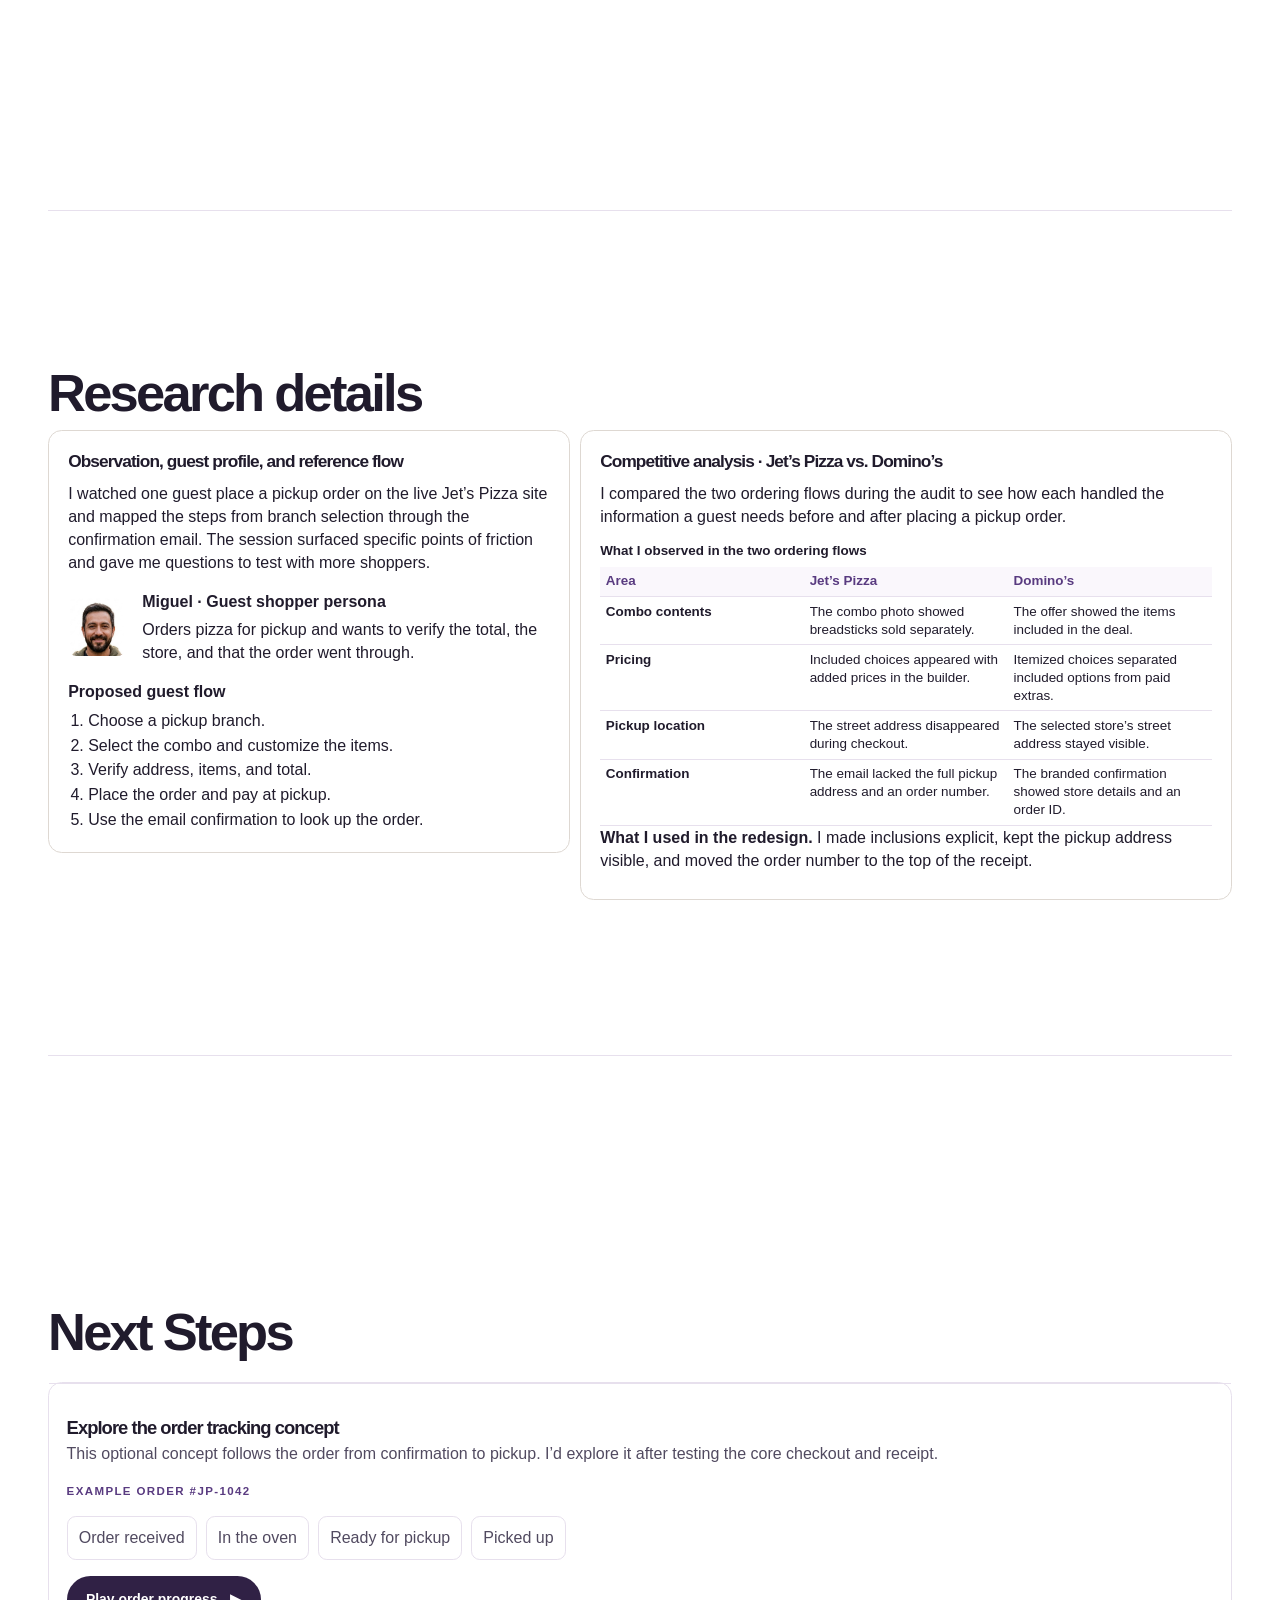
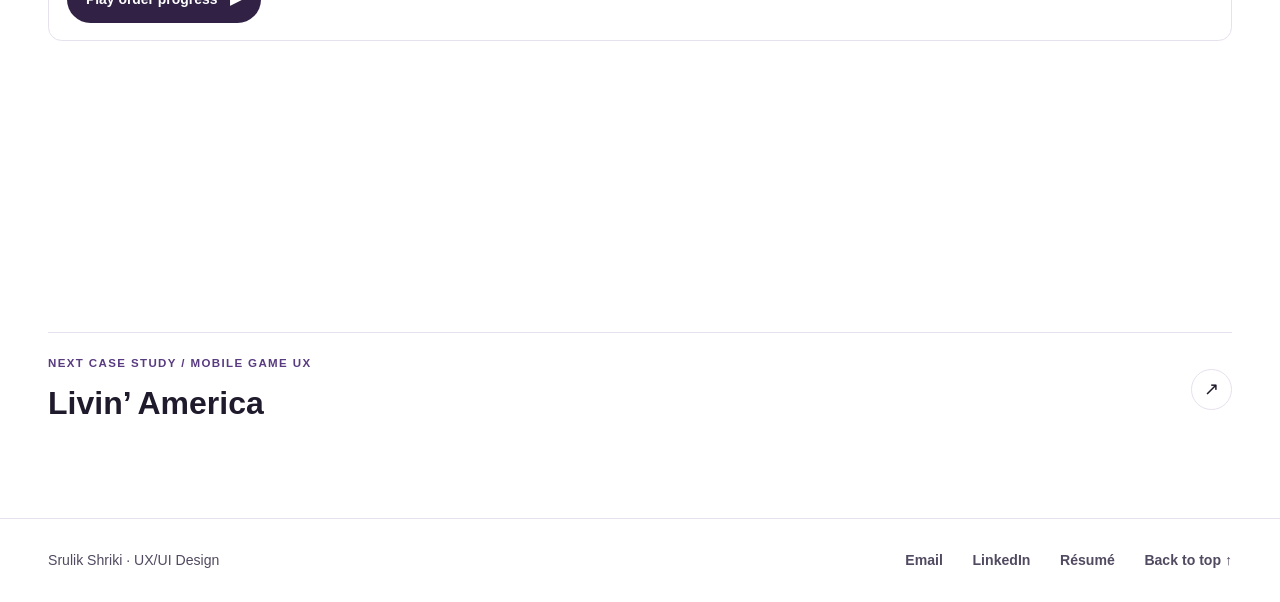
<file: pizza.html>
<!doctype html>
<html lang="en">
<head>
  <meta charset="utf-8">
  <meta name="viewport" content="width=device-width, initial-scale=1">
  <meta name="theme-color" content="#faf9f7">
  <meta name="description" content="A checkout and receipt design concept that keeps pickup details visible throughout the guest journey.">
  <title>Jet’s Pizza case study | Srulik Shriki</title>
  <link rel="icon" href="assets/home/srulik-mark.webp">
  <link rel="stylesheet" href="assets/css/portfolio.css">
  <style>
    .theme-pizza .case-top {
      --intro-padding: clamp(1.5rem, 4svh, 3rem);
      --intro-space: calc(100svh - var(--intro-page-offset, 4rem));
      box-sizing: border-box;
      display: grid;
      align-content: center;
      min-block-size: max(0px, var(--intro-space));
      padding-block: var(--intro-padding);
    }

    .theme-pizza .case-top .flagship {
      display: grid;
      align-items: center;
      gap: clamp(1rem, 3vw, 2.5rem);
      padding-block: 0;
    }

    .flagship .flagship-heading {
      display: block;
      min-width: 0;
      margin-bottom: 0;
    }

    .flagship-heading h1 {
      margin-block: .15rem .3rem;
      font-size: clamp(2.2rem, 5vw, 3.8rem);
      line-height: 1.04;
    }

    .flagship-heading .eyebrow,
    .flagship-heading .case-subtitle {
      margin-block: .25rem 0;
    }

    .flagship-heading .case-intro {
      margin-block: .85rem 1rem;
      max-width: 42ch;
      line-height: 1.5;
    }

    .hero-prototype {
      --frame-width: 430;
      --frame-height: 900;
      width: min(100%, 29rem);
      margin-inline: auto;
      scroll-margin-top: max(1rem, var(--intro-page-offset, 4rem));
    }

    .prototype-stage {
      position: relative;
      box-sizing: border-box;
      width: 100%;
      aspect-ratio: var(--frame-width) / var(--frame-height);
      overflow: hidden;
      border: 1px solid #ded8d2;
      border-radius: .85rem;
      background: #fff;
    }

    .prototype-frame {
      position: absolute;
      top: 0;
      left: 0;
      display: block;
      width: calc(var(--frame-width) * 1px);
      height: calc(var(--frame-height) * 1px);
      border: 0;
      background: #fff;
      transform: scale(var(--frame-scale, 1));
      transform-origin: top left;
    }

    .prototype-actions {
      display: flex;
      flex-wrap: wrap;
      align-items: baseline;
      justify-content: space-between;
      gap: .2rem .9rem;
      margin: .4rem 0 0;
      font-size: .83rem;
      line-height: 1.4;
    }

    @media (min-width: 48rem) {
      .theme-pizza .case-top .flagship {
        grid-template-columns: minmax(16rem, .8fr) minmax(0, 1.3fr);
      }

      .hero-prototype {
        --frame-width: 1200;
        width: min(100%, max(18rem, calc((var(--intro-space) - 2 * var(--intro-padding) - 3.5rem) * 4 / 3)));
        justify-self: end;
        margin-inline: 0;
      }
    }

    .case-body > :is(#overview, #interviews, #conclusion, #research, #next-steps) {
      --section-top: var(--case-nav-clearance, 7rem);
      box-sizing: border-box;
      align-content: center;
      min-block-size: max(0px, calc(100svh - var(--section-top)));
      padding-block: clamp(1.5rem, 4svh, 3rem);
      margin-block: 0;
      scroll-margin-top: var(--section-top);
    }

    #next-steps summary[hidden] {
      display: none;
    }

    :is(#interviews, #research) .section-heading {
      margin-block: 0 .55rem;
    }

    :is(#interviews, #conclusion, #research) p {
      margin-block: 0 .5rem;
      line-height: 1.45;
    }

    .reflection-panel {
      box-sizing: border-box;
      display: grid;
      align-items: center;
      gap: clamp(1rem, 3vw, 2rem);
      padding: clamp(1.05rem, 2.8vw, 2rem);
      border: 1px solid #e5d8d6;
      border-radius: 1rem;
      background: #f7efee;
    }

    #conclusion .reflection-panel h2 {
      margin: 0 0 .75rem;
    }

    #conclusion .reflection-copy p:last-child {
      margin-bottom: 0;
    }

    .reflection-receipt {
      min-width: 0;
      margin: 0;
      padding: clamp(.9rem, 2.2vw, 1.4rem);
      border: 1px solid #e7d9d8;
      border-top: 3px solid #9f2029;
      border-radius: .7rem;
      background: #fff;
    }

    .reflection-receipt figcaption {
      color: #9f2029;
      font-size: .9rem;
      font-weight: 750;
    }

    .receipt-details {
      margin: .6rem 0 0;
    }

    .receipt-details > div {
      padding-block: .5rem;
      border-top: 1px dashed #decfce;
    }

    .receipt-details > div:last-child {
      padding-bottom: 0;
    }

    .receipt-details dt {
      color: #605852;
      font-size: .78rem;
    }

    .receipt-details dd {
      margin: .1rem 0 0;
      font-size: .95rem;
      font-weight: 700;
      line-height: 1.35;
    }

    @media (min-width: 52rem) {
      .reflection-panel {
        grid-template-columns: minmax(0, 1.25fr) minmax(0, .85fr);
      }
    }

    .research-grid {
      display: grid;
      gap: .65rem;
      align-items: start;
    }

    .research-card {
      min-width: 0;
      padding: clamp(.85rem, 1.75vw, 1.2rem);
      border: 1px solid #ded8d2;
      border-radius: .85rem;
      background: #fff;
    }

    .research-card h3 {
      margin: 0 0 .55rem;
      font-size: 1.08rem;
      line-height: 1.3;
    }

    .research-card h4 {
      margin: .45rem 0 .2rem;
    }

    #interviews .disclosure summary {
      padding-block: .55rem;
    }

    #interviews .disclosure-body {
      padding-block: .5rem .7rem;
    }

    #research .profile {
      margin-block: .5rem;
    }

    #research .profile img {
      width: 58px;
      height: 58px;
    }

    #research .process-list {
      margin-block: .25rem 0;
    }

    #research .competitive-table {
      width: 100%;
      table-layout: fixed;
      font-size: .84rem;
      line-height: 1.34;
    }

    #research .competitive-table :is(th, td) {
      padding: .35rem;
      overflow-wrap: anywhere;
    }

    @media (min-width: 60rem) {
      .research-grid {
        grid-template-columns: minmax(0, 4fr) minmax(0, 5fr);
      }
    }

    .interview-table-scroll {
      overflow-x: auto;
      border: 1px solid #ded8d2;
      border-radius: .85rem;
      background: #fff;
    }

    .interview-table-scroll:focus-visible {
      outline: 2px solid #9f2029;
      outline-offset: 3px;
    }

    .interview-table {
      width: 100%;
      min-width: 52rem;
      border-collapse: separate;
      border-spacing: 0;
      font-size: .82rem;
      line-height: 1.32;
    }

    .interview-table th,
    .interview-table td {
      padding: .38rem .45rem;
      text-align: left;
      vertical-align: top;
      border-bottom: 1px solid #e9e3de;
    }

    .interview-table thead th {
      background: #f4efeb;
    }

    .interview-table th:first-child {
      position: sticky;
      left: 0;
      z-index: 1;
      border-right: 1px solid #e9e3de;
    }

    .interview-table tbody th {
      background: #fff;
    }

    .interview-table tbody tr:last-child > * {
      border-bottom: 0;
    }

    .interview-table-hint {
      margin: 0 0 .65rem;
      color: #605852;
      font-size: .875rem;
    }

    .pilot-impact {
      margin-top: .65rem;
    }

    .pilot-metrics {
      display: grid;
      grid-template-columns: repeat(auto-fit, minmax(min(100%, 13rem), 1fr));
      gap: .5rem;
      margin: .45rem 0 0;
    }

    .pilot-metrics > div {
      padding: .6rem .75rem;
      border: 1px solid #ded8d2;
      border-radius: .85rem;
      background: #fff;
    }

    .pilot-metrics dt {
      font-weight: 650;
    }

    .pilot-metrics dd {
      display: flex;
      flex-wrap: wrap;
      align-items: baseline;
      gap: .25rem .65rem;
      margin: .4rem 0 0;
    }

    .pilot-metric-value {
      color: #9f2029;
      font-size: clamp(1.8rem, 4vw, 2.5rem);
      font-weight: 750;
      line-height: 1.1;
    }

    .pilot-metric-count {
      color: #605852;
      font-size: .875rem;
    }
  </style>
  <script src="assets/js/portfolio.js" defer></script>
</head>
<body id="top" class="theme-pizza">
  <a class="skip" href="#main">Skip to content</a>
  <header class="site-header">
    <div class="wrap header-inner">
      <a class="brand" href="index.html"><img src="assets/home/srulik-mark.webp" width="34" height="34" alt=""> <span>Srulik Shriki</span></a>
      <nav aria-label="Main navigation">
        <a href="index.html#projects">Work</a>
        <a href="index.html#about">About</a>
        <a class="contact" href="mailto:ishriki@emich.edu">Contact</a>
      </nav>
    </div>
  </header>
  <main id="main" tabindex="-1">

    <div class="case-top">
      <section class="wrap flagship" aria-labelledby="case-title">
        <div class="flagship-heading">
          <a class="back-link" href="index.html#projects"><span aria-hidden="true">←</span> Selected work</a>
          <p class="eyebrow">01 / E-commerce UX</p>
          <h1 id="case-title">Jet’s Pizza</h1>
          <p class="case-subtitle">Making pickup details easier to find</p>
          <p class="case-intro">I redesigned Jet’s Pizza’s guest checkout and receipt after watching a shopper try to call the store when the pickup address disappeared. In the prototype pilot, five participants reported completing the order and knowing where to pick it up.</p>
          <a class="button" href="#prototype">Try the interactive prototype</a>
        </div>
        <div class="hero-prototype" id="prototype">
          <div class="prototype-stage">
            <iframe class="prototype-frame" src="https://broom-silk-85495694.figma.site/" title="Jet’s Pizza guest pickup ordering prototype" allowfullscreen></iframe>
          </div>
          <div class="prototype-actions">
            <span>Simulated pickup · ZIP <strong>48197</strong> · Use the sample contact details</span>
            <a href="https://broom-silk-85495694.figma.site/" target="_blank" rel="noopener noreferrer">Open full size <span aria-hidden="true">↗</span></a>
          </div>
        </div>
      </section>
    </div>
    <div class="case-nav-bar">
      <nav class="wrap case-nav" aria-label="In this case study">
        <a href="#overview">Problem &amp; role</a>
        <a href="#showcase">Design decisions</a>
        <a href="#interviews">Prototype test</a>
        <a href="#conclusion">What changed</a>
        <a href="#research">Research details</a>
        <a href="#next-steps">Next Steps</a>
      </nav>
    </div>
    <div class="wrap case-body">
      <section class="case-overview" id="overview" aria-labelledby="overview-title">
        <div>
          <p class="eyebrow">The problem</p>
          <h2 id="overview-title">The pickup address disappeared during checkout</h2>
          <p>After choosing a store on the live site, the shopper saw only the city and state. Included options appeared to cost extra, and the confirmation email lacked a full street address and an order number.</p>
        </div>
        <dl class="facts">
          <div><dt>My contribution</dt><dd>I observed the original checkout, compared it with Domino’s, redesigned the combo builder, guest checkout, and receipt, and built the interactive prototype in Figma Make.</dd></div>
          <div><dt>Status</dt><dd>Unofficial redesign concept</dd></div>
        </dl>
      </section>
      <section class="case-section" id="showcase" aria-labelledby="decisions-title">
        <div id="problems" class="anchor"></div>
        <div class="section-heading"><h2 id="decisions-title">Three design decisions</h2><span class="eyebrow">Before and proposed</span></div>
        <section class="design-directions" aria-labelledby="directions-title">
          <h3 id="directions-title">Two ways to keep the address visible</h3>
          <div class="direction-grid">
            <div class="direction direction-chosen">
              <p class="eyebrow">Proposed direction</p>
              <h4>Persistent pickup card</h4>
              <p>Keep the address easy to find throughout checkout and carry the same layout into the receipt. The card takes up more space on a small screen.</p>
            </div>
            <div class="direction">
              <p class="eyebrow">Alternative concept</p>
              <h4>Address at key steps</h4>
              <p>Repeat the address at branch selection, final review, and confirmation. This keeps intermediate screens lighter and gives guests fewer places to recheck the address.</p>
            </div>
          </div>
          <p class="direction-note">I chose the persistent card because the shopper needed to recheck the address after choosing a store. A mobile comparison would show whether repeating the address at key steps is enough.</p>
        </section>

      <article class="decision" id="pickup-address">
        <div class="decision-copy">
          <h3>01. Keep the pickup address visible</h3>
          <p><strong>What I observed.</strong> After the guest chose a branch, checkout showed the city and state without the street address.</p>
          <p><strong>What I changed.</strong> I kept the selected branch’s full address visible through checkout so guests could verify it before placing the order.</p><blockquote>The shopper tried to call the store to verify the street address after seeing only “Ypsilanti, MI.” The receipt also lacked an order number the store could look up.<cite>Paraphrased from the guest checkout session</cite></blockquote>
        </div>
        <div class="comparison" role="group" aria-label="Original and proposed interface excerpts"><div class="comparison-panel"><p class="eyebrow">Original checkout · excerpt</p><div class="ui-sample"><span class="sample-label">Pickup location</span><strong>Ypsilanti, MI</strong></div></div><div class="comparison-panel proposed"><p class="eyebrow">Proposed checkout · excerpt</p><div class="ui-sample"><span class="sample-label">Pickup location</span><strong>1298 Anna J. Stepp Dr</strong><span>Ypsilanti, MI 48197</span></div></div></div>
      </article>
      <article class="decision" id="combo-pricing">
        <div class="decision-copy">
          <h3>02. Separate inclusions from extras</h3>
          <p><strong>What I observed.</strong> The combo photo showed breadsticks that were sold separately, and included options appeared with positive price modifiers.</p>
          <p><strong>What I changed.</strong> I labeled included choices explicitly, separated sides from crust choices, and reserved price modifiers for paid extras.</p>
        </div>
        <div class="comparison" role="group" aria-label="Original and proposed interface excerpts"><div class="comparison-panel"><p class="eyebrow">Original pricing · excerpt</p><div class="ui-sample"><span class="sample-label">Customize your combo</span><div class="ui-line"><span>Included drink option</span><strong>+$1.30</strong></div><a class="mini-link" href="gallery/image2.png">View original builder screen ↗</a></div></div><div class="comparison-panel proposed"><p class="eyebrow">Proposed pricing · excerpt</p><div class="ui-sample"><span class="sample-label">Customize your combo</span><div class="ui-line"><span>Drink</span><strong class="badge">Included · $0</strong></div><div class="ui-line"><span>Breadsticks</span><span>Optional extra</span></div></div></div></div>
      </article>
      <article class="decision" id="order-receipt">
        <div class="decision-copy">
          <h3>03. Make the order easy to look up</h3>
          <p><strong>What I observed.</strong> The confirmation email showed the total and pickup time, but it gave the guest no order number or full street address.</p>
          <p><strong>What I changed.</strong> I moved the order number and pickup address near the top of the confirmation, alongside the pickup time and payment instructions.</p>
        </div>
        <div class="comparison" role="group" aria-label="Original and proposed interface excerpts"><div class="comparison-panel"><p class="eyebrow">Original receipt · excerpt</p><div class="ui-sample"><span class="sample-label">Jet’s Pizza</span><strong>Pickup confirmation</strong><span>Ypsilanti, MI 48197</span><div class="ui-line"><span>Total</span><strong>$29.65</strong></div></div></div><div class="comparison-panel proposed"><p class="eyebrow">Proposed receipt · example</p><div class="ui-sample"><span class="sample-label">Jet’s Pizza · Pickup confirmed</span><strong>Order #JP-1042</strong><span>1298 Anna J. Stepp Dr<br>Ypsilanti, MI 48197</span><div class="ui-line"><span>Pickup</span><strong>5:30 p.m.</strong></div><div class="ui-line"><span>Pay at store</span><strong>$29.65</strong></div></div></div></div>
      </article>
      </section>
      <section class="case-section support-section" id="interviews" aria-labelledby="interviews-title">
        <div class="section-heading"><h2 id="interviews-title">What I tested</h2></div>
        <p>I gave five participants the same task to try independently. Order a Large Combo with pepperoni, jalapeños, and a drink for pickup in Ypsilanti, then check out as a guest and choose to pay at pickup.</p>
        <p>In the follow-up, I asked where they hesitated, which toppings they expected to cost extra, what they expected to pay at pickup, and which address and order number they would use.</p>
        <details class="disclosure" id="interview-responses">
          <summary>View participant interviews</summary>
          <div class="disclosure-body">
            <p class="interview-table-hint" id="interview-table-note">A dash marks a question without a specific response in the interview notes. Scroll across to read all columns on smaller screens.</p>
            <div class="interview-table-scroll" role="region" aria-label="Interview response table" aria-describedby="interview-table-note" tabindex="0">
              <table class="interview-table">
                <caption class="sr-only">Responses from five prototype pilot participants</caption>
                <thead>
                  <tr>
                    <th scope="col">Name</th>
                    <th scope="col">Order completion</th>
                    <th scope="col">Topping charges</th>
                    <th scope="col">Amount due at pickup</th>
                    <th scope="col">Pickup address and order ID</th>
                    <th scope="col">Suggested change</th>
                    <th scope="col">Additional comments</th>
                  </tr>
                </thead>
                <tbody>
                  <tr>
                    <th scope="row">Maor</th>
                    <td>Reported completing the order independently without getting stuck.</td>
                    <td>Expected jalapeños to cost extra, depending on the restaurant.</td>
                    <td>Expected to pay for the order only. Did not give an amount.</td>
                    <td>Said the address was visible from the start. Did not give an address or order ID.</td>
                    <td>Keep the page in place when opening the receipt. It jumped back to the top.</td>
                    <td>Suggested searching for a branch by street address.</td>
                  </tr>
                  <tr>
                    <th scope="row">Mark</th>
                    <td>Reported completing the order without getting stuck.</td>
                    <td>Reported no extra charge for pepperoni and a $1.98 charge for jalapeños. Had expected about $5 extra.</td>
                    <td>Reported seeing $29.65 before payment.</td>
                    <td>Identified 1298 Anna J. Stepp Dr, Ypsilanti, MI 48197. Did not give an order ID.</td>
                    <td>Would keep the flow as it was and described it as clear and easy.</td>
                    <td>Mentioned being unfamiliar with local pizza prices.</td>
                  </tr>
                  <tr>
                    <th scope="row">Ido</th>
                    <td>Reported completing the order independently and described the flow as smooth.</td>
                    <td>Expected to pay $1–$2 per topping.</td>
                    <td>Mentioned the pickup timer and guessed pickup might cost up to $5. Did not give the order total.</td>
                    <td>Read out parts of the address and several numbers. Did not clearly identify an order ID.</td>
                    <td>Keep the scroll position after clicking. The page repeatedly jumped to the top.</td>
                    <td>Also read out the estimated pickup window.</td>
                  </tr>
                  <tr>
                    <th scope="row">Hodaya</th>
                    <td>Reported completing the order. Noticed pepperoni was missing on the first attempt and repeated the order.</td>
                    <td>Added pepperoni, jalapeños, and cola on the second attempt. Reported no price expectation.</td>
                    <td>—</td>
                    <td>—</td>
                    <td>—</td>
                    <td>Later said the overall flow worked and was clear.</td>
                  </tr>
                  <tr>
                    <th scope="row">Gil</th>
                    <td>Reported completing the order easily without getting stuck.</td>
                    <td>Said he did not look at add-on prices.</td>
                    <td>$29.65</td>
                    <td>1298 Anna J. Stepp Dr, Ypsilanti, MI 48197. Order number 1042.</td>
                    <td>Suggested testing the flow with more options.</td>
                    <td>Described the prototype as fast and responsive.</td>
                  </tr>
                </tbody>
              </table>
            </div>
          </div>
        </details>
        <section class="pilot-impact" aria-labelledby="pilot-impact-title">
          <h3 id="pilot-impact-title">Prototype impact</h3>
          <p>Five participants tried the prototype on their own. These counts come from what participants reported in their follow-up responses.</p>
          <dl class="pilot-metrics">
            <div>
              <dt>Reported completing the pickup order</dt>
              <dd><span class="pilot-metric-value">5</span><span class="pilot-metric-count">participants</span></dd>
            </div>
            <div>
              <dt>Reported knowing the pickup location</dt>
              <dd><span class="pilot-metric-value">5</span><span class="pilot-metric-count">participants</span></dd>
            </div>
            <div>
              <dt>Reported the page jumping to the top</dt>
              <dd><span class="pilot-metric-value">2</span><span class="pilot-metric-count">participants</span></dd>
            </div>
          </dl>
        </section>
      </section>
      <section class="case-section" id="conclusion" aria-labelledby="reflection-title">
        <div class="reflection-panel">
          <div class="reflection-copy">
            <h2 id="reflection-title">What changed</h2>
            <p><strong>In the redesign.</strong> Guests can see the full address during checkout and on the receipt. The combo builder labels included items and paid extras, and the receipt groups the order number with pickup and payment details.</p>
            <p><strong>What the pilot surfaced.</strong> One participant repeated the order after missing pepperoni. Two reported that the page jumped to the top, including one who was trying to open the receipt. Gil gave both the full pickup address and order number in his reply.</p>
            <p><strong>Next iteration.</strong> I’d bring the receipt into view when it opens, then observe whether guests select the requested toppings on their first attempt and can find the amount due and order number without help.</p>
          </div>
          <figure class="reflection-receipt">
            <figcaption>Proposed pickup receipt</figcaption>
            <dl class="receipt-details">
              <div><dt>Order number</dt><dd>#JP-1042</dd></div>
              <div><dt>Pickup location</dt><dd>1298 Anna J. Stepp Dr<br>Ypsilanti, MI 48197</dd></div>
              <div><dt>Amount due at pickup</dt><dd>$29.65</dd></div>
            </dl>
          </figure>
        </div>
      </section>
      <section class="case-section support-section" id="research" aria-labelledby="research-title">
        <div class="section-heading"><h2 id="research-title">Research details</h2></div>
        <div class="research-grid">
          <article class="research-card" id="pizza-research" aria-labelledby="pizza-research-title">
            <h3 id="pizza-research-title">Observation, guest profile, and reference flow</h3>
            <p>I watched one guest place a pickup order on the live Jet’s Pizza site and mapped the steps from branch selection through the confirmation email. The session surfaced specific points of friction and gave me questions to test with more shoppers.</p>
            <div class="profile"><img src="gallery/Miguel.jpg" alt="" width="90" height="90" loading="lazy"><div><h4>Miguel · Guest shopper persona</h4><p>Orders pizza for pickup and wants to verify the total, the store, and that the order went through.</p></div></div>
            <h4>Proposed guest flow</h4><ol class="process-list"><li>Choose a pickup branch.</li><li>Select the combo and customize the items.</li><li>Verify address, items, and total.</li><li>Place the order and pay at pickup.</li><li>Use the email confirmation to look up the order.</li></ol>
          </article>
          <article class="research-card" id="competitive-analysis" aria-labelledby="competitive-analysis-title">
            <h3 id="competitive-analysis-title">Competitive analysis · Jet’s Pizza vs. Domino’s</h3>
            <p>I compared the two ordering flows during the audit to see how each handled the information a guest needs before and after placing a pickup order.</p>
            <table class="competitive-table">
              <caption>What I observed in the two ordering flows</caption>
              <thead>
                <tr><th scope="col">Area</th><th scope="col">Jet’s Pizza</th><th scope="col">Domino’s</th></tr>
              </thead>
              <tbody>
                <tr><th scope="row">Combo contents</th><td>The combo photo showed breadsticks sold separately.</td><td>The offer showed the items included in the deal.</td></tr>
                <tr><th scope="row">Pricing</th><td>Included choices appeared with added prices in the builder.</td><td>Itemized choices separated included options from paid extras.</td></tr>
                <tr><th scope="row">Pickup location</th><td>The street address disappeared during checkout.</td><td>The selected store’s street address stayed visible.</td></tr>
                <tr><th scope="row">Confirmation</th><td>The email lacked the full pickup address and an order number.</td><td>The branded confirmation showed store details and an order ID.</td></tr>
              </tbody>
            </table>
            <p class="competitive-takeaway"><strong>What I used in the redesign.</strong> I made inclusions explicit, kept the pickup address visible, and moved the order number to the top of the receipt.</p>
          </article>
        </div>
      </section>
      <section class="case-section support-section" id="next-steps" aria-labelledby="next-steps-title">
        <div class="section-heading"><h2 id="next-steps-title">Next Steps</h2></div>
        <details class="disclosure" open>
          <summary hidden>Explore the order tracking concept</summary>
          <div class="disclosure-body">
            <h3>Explore the order tracking concept</h3>
            <p>This optional concept follows the order from confirmation to pickup. I’d explore it after testing the core checkout and receipt.</p>
            <div class="tracker" data-tracker>
              <p class="eyebrow">Example order #JP-1042</p>
              <ol><li>Order received</li><li>In the oven</li><li>Ready for pickup</li><li>Picked up</li></ol>
              <button type="button" class="button" data-replay hidden>Play order progress <span aria-hidden="true">▶</span></button>
              <p class="sr-only" role="status" data-tracker-status></p>
            </div>
          </div>
        </details>
      </section>
      <a class="next-project" href="livinamerica.html"><span><span class="eyebrow">Next case study / Mobile game UX</span><strong>Livin’ America</strong></span><span class="arrow" aria-hidden="true">↗</span></a>
    </div>
  </main>
  <footer class="site-footer">
    <div class="wrap footer-inner">
      <span>Srulik Shriki <span class="footer-role">· UX/UI Design</span></span>
      <nav aria-label="Footer">
        <a href="mailto:ishriki@emich.edu">Email</a><a href="https://www.linkedin.com/in/srulik-shriki-858525204/">LinkedIn</a><a href="https://canva.link/a8y5xgrq3ih2tl9">Résumé</a><a href="#top">Back to top <span aria-hidden="true">↑</span></a>
      </nav>
    </div>
  </footer>
  <script>
    const caseIntro = document.querySelector('.case-top');
    const caseBars = document.querySelectorAll('.site-header, .case-nav-bar');
    const viewportStyle = document.documentElement.style;
    const prototypeStage = document.querySelector('.prototype-stage');

    function measureCaseViewport() {
      const introTop = Math.max(0, caseIntro.getBoundingClientRect().top + window.scrollY);
      let navBottom = 0;

      for (const bar of caseBars) {
        const { position, top } = getComputedStyle(bar);
        const stickyTop = parseFloat(top);
        if ((position === 'sticky' || position === 'fixed') && Number.isFinite(stickyTop)) {
          navBottom = Math.max(navBottom, stickyTop + bar.getBoundingClientRect().height);
        }
      }

      viewportStyle.setProperty('--intro-page-offset', `${introTop}px`);
      viewportStyle.setProperty('--case-nav-clearance', `${Math.ceil(navBottom)}px`);
    }

    measureCaseViewport();
    const caseBarObserver = new ResizeObserver(measureCaseViewport);
    caseBars.forEach(bar => caseBarObserver.observe(bar));
    window.addEventListener('resize', measureCaseViewport);

    function fitPrototype() {
      const previewWidth = Number(getComputedStyle(prototypeStage).getPropertyValue('--frame-width'));
      prototypeStage.style.setProperty('--frame-scale', prototypeStage.clientWidth / previewWidth);
    }

    fitPrototype();
    const prototypeObserver = new ResizeObserver(fitPrototype);
    prototypeObserver.observe(prototypeStage);
  </script>
</body>
</html>
</file>
<file: assets/css/home.css>
:root {
  color-scheme: light;
  --ink: #201b2c;
  --muted: #514a60;
  --bg: #ffffff;
  --line: #e7e0ed;
  --shell: min(1200px, calc(100% - 96px));
  --gradient: linear-gradient(102deg, #913a8b 5%, #6943a2 48%, #236f96 96%);
  font-family: -apple-system, BlinkMacSystemFont, "Segoe UI", sans-serif;
}
*, *::before, *::after { box-sizing: border-box; }
html { scroll-behavior: smooth; }
body { margin: 0; background: var(--bg); color: var(--ink); }
a { color: inherit; text-decoration: none; }
a:focus-visible { outline: 2px solid #693da4; outline-offset: 5px; }
img { display: block; width: 100%; height: auto; }
h1, h2, h3, p, figure { margin: 0; }
.wrap { width: var(--shell); margin-inline: auto; }
.skip { position: absolute; left: 16px; top: 12px; transform: translateY(-160%); z-index: 10; background: white; color: #16121e; padding: 12px; }
.skip:focus { transform: none; }
.icon { width: 18px; height: 18px; flex: none; fill: none; stroke: currentColor; stroke-width: 1.6; stroke-linecap: round; stroke-linejoin: round; }
.kicker { font-size: .72rem; font-weight: 700; letter-spacing: .15em; line-height: 1.45; text-transform: uppercase; }
.top {
  position: relative;
  isolation: isolate;
  background: radial-gradient(ellipse at 76% 47%, #f1e5fb 0, #faf6fd 42%, transparent 72%),
    radial-gradient(ellipse at 35% 102%, #fbf7ff, transparent 52%), #ffffff;
  overflow: hidden;
}
.header { background: #ffffff; border-bottom: 1px solid var(--line); }
.bar { min-height: 78px; display: flex; align-items: center; justify-content: space-between; gap: 20px; }
.brand { display: inline-flex; align-items: center; gap: 12px; font-weight: 650; white-space: nowrap; }
.brand img { width: 37px; height: 37px; border-radius: 11px; border: 1px solid var(--line); }
.nav { display: flex; flex-wrap: wrap; align-items: center; justify-content: flex-end; gap: clamp(16px, 3vw, 36px); color: #4f465e; font-size: .91rem; }
.nav a:hover, .text-link:hover, .footer a:hover { color: #6f3697; }
.nav .contact-nav { border: 1px solid #d8cde3; border-radius: 999px; padding: 9px 15px; }
.hero { display: grid; grid-template-columns: minmax(0, 1fr) minmax(0, .94fr); align-items: center; gap: 15px; padding: 92px 0 60px; min-height: 555px; }
.hero-copy { position: relative; z-index: 2; }
.hero .kicker { color: #704291; margin-bottom: 20px; }
h1 { font-size: clamp(3rem, 5.6vw, 5.65rem); line-height: .94; font-weight: 750; letter-spacing: -.075em; }
h1 span, .gradient-text { display: inline-block; color: #704291; background: var(--gradient); background-clip: text; -webkit-text-fill-color: transparent; padding: 0 .065em .085em 0; }
.hero .lead { max-width: 420px; margin-top: 18px; color: #4e475b; font-size: clamp(1rem, 1.45vw, 1.18rem); line-height: 1.62; }
.actions { display: flex; flex-wrap: wrap; gap: 20px; align-items: center; margin-top: 28px; }
.button { display: inline-flex; align-items: center; justify-content: center; gap: 11px; border-radius: 999px; padding: 13px 20px; min-height: 46px; background: #302145; color: #ffffff; font-weight: 700; font-size: .9rem; transition: background .2s; }
.button:hover { background: #593879; }
.text-link { display: inline-flex; align-items: center; gap: 8px; color: #503761; font-weight: 650; font-size: .9rem; }
.hero-art { position: relative; width: 100%; aspect-ratio: 1.18; isolation: isolate; }
.halo { position: absolute; inset: 7% 7% 1% 10%; border: 1px solid #b58fd455; border-radius: 50%; transform: rotate(-24deg); background: radial-gradient(ellipse at 67% 35%, #e6d0f380, transparent 64%); box-shadow: 0 0 58px #c7a2e44d, inset 0 0 40px #d9b8ee50; }
.halo::after { content: ""; position: absolute; inset: 8%; border: 1px solid #bb98d63b; border-radius: inherit; }
.screen { border: 1px solid #65527464; background: #201b2a; box-shadow: 0 22px 55px #45325742; overflow: hidden; }
.hero-screen { position: absolute; top: 17%; left: 0; width: 88%; padding: 8px; border-radius: 17px; transform: rotate(-9deg); }
.hero-screen img { border-radius: 8px; }
.dots { display: flex; gap: 4px; padding: 2px 1px 7px; }
.dots i { width: 4px; height: 4px; background: #e4cee6a8; border-radius: 50%; }
.art-caption { position: absolute; bottom: 0; right: 3%; color: #594568; font-size: .65rem; letter-spacing: .16em; text-transform: uppercase; font-weight: 700; }

.work { padding: 96px 0 104px; }
.section-head { margin-bottom: 30px; }
.about .kicker { color: #704291; margin-bottom: 11px; }
h2 { font-size: clamp(2.8rem, 5.1vw, 5.1rem); line-height: .98; letter-spacing: -.067em; }

.projects { display: grid; grid-template-columns: repeat(12, minmax(0, 1fr)); gap: 18px; }
.project { grid-column: span 6; display: flex; flex-direction: column; min-width: 0; border-radius: 25px; overflow: hidden; background: #ffffff; border: 1px solid var(--line); transition: border-color .2s, transform .2s; }
.project:hover { border-color: #d7b4fa; transform: translateY(-4px); }
.project:focus-visible { outline-offset: 3px; }
.project-visual { position: relative; isolation: isolate; min-width: 0; height: clamp(220px, 29vw, 350px); display: grid; place-items: center; overflow: hidden; }
.project-visual img { transition: transform .35s ease; }
.project:hover .project-visual img { transform: scale(1.035); }
.project-info { display: flex; flex: 1; gap: 16px; align-items: center; justify-content: space-between; padding: 22px 24px 24px; }
.project-info .kicker { color: #704291; margin-bottom: 6px; }
h3 { font-size: clamp(1.45rem, 2.45vw, 2.3rem); line-height: 1.05; letter-spacing: -.042em; }
.project-info p:last-child { margin-top: 9px; color: #544a63; font-size: .93rem; line-height: 1.5; }
.arrow { width: 40px; height: 40px; flex: none; display: grid; place-items: center; border: 1px solid #d8cde3; border-radius: 50%; transition: background .2s, color .2s; }
.project:hover .arrow { background: #f4dcff; color: #251931; }


.about { display: grid; grid-template-columns: minmax(150px, .48fr) 1.52fr; gap: clamp(25px, 6vw, 80px); align-items: center; padding: clamp(28px, 5vw, 66px); border-radius: 28px; border: 1px solid var(--line); background: radial-gradient(ellipse at 4% 110%, #eae0f7, transparent 67%), #f8f5fb; }
.portrait { max-width: 260px; overflow: hidden; border-radius: 17px; background: #fff; }
.about .lead { margin-top: 18px; max-width: 540px; color: #4f465f; line-height: 1.65; }
.footer { margin-top: 76px; border-top: 1px solid var(--line); }
.footer .wrap { min-height: 85px; display: flex; align-items: center; justify-content: space-between; gap: 20px; font-size: .87rem; color: #544a63; }
.footer nav { display: flex; gap: 24px; flex-wrap: wrap; }
@media (max-width: 970px) {
  :root { --shell: calc(100% - 56px); }
  .hero { min-height: 0; padding-top: 75px; padding-bottom: 48px; }
  .project-info { padding: 19px; }
}
@media (max-width: 800px) {
  :root { --shell: calc(100% - 36px); }
  .bar { min-height: 65px; }
  .brand { gap: 8px; font-size: .86rem; }
  .brand img { width: 31px; height: 31px; border-radius: 8px; }
  .nav { gap: 12px; font-size: .83rem; }
  .nav .contact-nav { padding: 7px 10px; }
  .hero { grid-template-columns: minmax(0, 1fr); gap: 16px; padding: 50px 0 28px; }
  h1 { font-size: clamp(1.75rem, 8.55vw, 4.4rem); }
  .hero-art { width: min(100%, 450px); margin: 0 auto; }
  .hero .lead { margin-top: 12px; }

  .work { padding: 58px 0 65px; }

  .projects { gap: 15px; }
  .project { grid-column: span 12; border-radius: 20px; }
  .about { grid-template-columns: 1fr; }
  .portrait { max-width: 145px; }
  .footer { margin-top: 48px; }
  .footer .wrap { padding-block: 18px; flex-wrap: wrap; }
}
@media (max-width: 360px) {
  .nav { gap: 8px; flex-wrap: nowrap; }
  .bar { gap: 10px; }
  .brand { font-size: .79rem; }
  .nav .contact-nav { border: 0; padding-inline: 0; }
  .art-caption { font-size: .56rem; }
}
@media (prefers-reduced-motion: reduce) {
  html { scroll-behavior: auto; }
  *, *::before, *::after { transition: none !important; }
}
@media (forced-colors: active) {
  h1 span, .gradient-text { background: none; color: CanvasText; -webkit-text-fill-color: CanvasText; }
}

/* UX project artwork */
.hero-screen { top: 19%; left: 3%; width: 83%; }
.hero-phone {
  position: absolute;
  width: 24%;
  top: 29%;
  right: 7%;
  padding: 5px;
  border-radius: 19px;
  transform: rotate(11deg);
}
.hero-phone img { border-radius: 13px; }
.pizza-project .project-visual { background: radial-gradient(ellipse at 66% 17%, #fff5f0, transparent 62%), #ecd7d6; }
.game-project .project-visual { background: radial-gradient(ellipse at 70% 18%, #f1f9fc, transparent 64%), #d5e7ee; }
.project-preview {
  width: 79%;
  padding: 7px;
  border-radius: 13px;
  transform: rotate(-5deg);
}
.game-project .project-preview { transform: rotate(5deg); }
.project-preview img { border-radius: 7px; }
.project-info { min-height: 136px; }
.portrait img { aspect-ratio: 1; object-fit: cover; object-position: center 35%; }
.about .lead + .lead { margin-top: 10px; }
.skills { padding-top: clamp(30px, 5vw, 65px); }
.skills h2 { font-size: clamp(2rem, 3.5vw, 3rem); }
.skills-grid { display: grid; grid-template-columns: repeat(2, minmax(0, 1fr)); gap: 15px; margin-top: 21px; }
.skill-card { border: 1px solid var(--line); border-radius: 20px; padding: clamp(17px, 2.6vw, 28px); }
.skill-card h3 { font-size: clamp(1.13rem, 2vw, 1.4rem); }
.skill-card p { margin-top: 9px; color: var(--muted); line-height: 1.55; }

@media (max-width: 500px) {
  .skills-grid { grid-template-columns: 1fr; }
  .hero-phone { border-radius: 13px; }
  .hero-phone img { border-radius: 8px; }
}

.hero-screen video,
.hero-phone video,
.project-preview video {
  display: block;
  width: 100%;
  aspect-ratio: 16 / 9;
  border-radius: 7px;
  background: #fff;
}
.hero-phone {
  top: 54%;
  right: 3%;
  width: 46%;
  border-radius: 13px;
}
.preview-toggle {
  border: 1px solid #d8cde3;
  border-radius: 999px;
  padding: .48rem .8rem;
  background: #fff;
  color: #503761;
  font: 650 .78rem/1.2 -apple-system, BlinkMacSystemFont, "Segoe UI", sans-serif;
  cursor: pointer;
}
.preview-toggle:focus-visible { outline: 2px solid #693da4; outline-offset: 3px; }
.skill-bubbles { display: flex; flex-wrap: wrap; gap: .65rem; margin: 1.25rem 0 0; padding: 0; list-style: none; }
.skill-bubbles li {
  border: 1px solid #e5d8f0;
  border-radius: 999px;
  background: #f8f3fc;
  color: #503761;
  padding: .48rem .8rem;
  font-size: .9rem;
  font-weight: 620;
  line-height: 1.4;
}
@media (max-width: 480px) {
  .hero-art { aspect-ratio: 1.24; }
  .art-caption { bottom: 1%; }
}
</file>
<file: assets/css/portfolio.css>
:root {
  color-scheme: light;
  --paper: #faf9f7;
  --white: #fff;
  --ink: #221d29;
  --body: #4f4957;
  --line: #e1dce2;
  --accent: #593b80;
  --tint: #eee7f6;
  --wash: #f5f1f7;
  --shell: 1120px;
  font-family: system-ui, -apple-system, "Segoe UI", sans-serif;
  background: var(--paper);
  color: var(--ink);
}
*, *::before, *::after { box-sizing: border-box; }
body, h1, h2, h3, p, figure, blockquote, dl, dd { margin: 0; }
body { line-height: 1.55; }
h1, h2, h3 { line-height: 1.07; letter-spacing: -.052em; text-wrap: balance; }
h2 { font-size: clamp(2rem, 4.1vw, 3.5rem); }
h3 { font-size: clamp(1.5rem, 2.8vw, 2.1rem); }
a { color: inherit; }
img, video { display: block; max-width: 100%; height: auto; }
button { font: inherit; }
[hidden] { display: none !important; }
:focus-visible { outline: 3px solid var(--accent); outline-offset: 4px; }
[id] { scroll-margin-top: 1.25rem; }
.wrap { width: min(var(--shell), calc(100% - 6rem)); margin-inline: auto; }
.skip { position: absolute; top: .75rem; left: 1rem; z-index: 1; padding: .6rem 1rem; background: var(--white); transform: translateY(-150%); }
.skip:focus { transform: translateY(0); }
.sr-only { position: absolute; width: 1px; height: 1px; padding: 0; margin: -1px; overflow: hidden; clip-path: inset(50%); white-space: nowrap; }
.site-header, .site-footer { background: var(--paper); }
.site-header { border-bottom: 1px solid var(--line); }
.header-inner, .footer-inner { display: flex; align-items: center; justify-content: space-between; gap: 1rem; }
.header-inner { min-height: 72px; }
.site-header nav, .site-footer nav, .actions { display: flex; align-items: center; flex-wrap: wrap; gap: clamp(.75rem, 2.5vw, 1.85rem); }
.site-header a, .site-footer a, .button, .text-link, .back-link { text-decoration: none; }
.site-header nav a, .site-footer a { font-size: .88rem; font-weight: 600; }
.site-header nav a:hover, .site-footer a:hover, .text-link:hover, .back-link:hover { text-decoration: underline; text-underline-offset: .2em; }
.brand { display: inline-flex; gap: .65rem; align-items: center; font-weight: 720; }
.brand img { border-radius: 9px; }
.contact { border: 1px solid var(--line); padding: .45rem .85rem; border-radius: 999px; }
.eyebrow { color: var(--accent); font-size: .72rem; line-height: 1.45; letter-spacing: .12em; font-weight: 760; text-transform: uppercase; }
.button { min-height: 46px; display: inline-flex; align-items: center; justify-content: center; gap: .8rem; padding: .72rem 1.15rem; border: 1px solid transparent; border-radius: 999px; font-size: .87rem; font-weight: 690; background: var(--ink); color: var(--white); cursor: pointer; }
.button:hover { background: var(--accent); }
.text-link, .back-link { color: var(--accent); font-size: .87rem; font-weight: 690; }
.home-hero { display: grid; grid-template-columns: 1.16fr .84fr; align-items: end; gap: 2rem; padding-block: clamp(3rem, 5.8vw, 5rem) clamp(2.75rem, 5vw, 4.25rem); }
.hero-kicker { display: flex; align-items: center; gap: .55rem; margin-bottom: 1.3rem; }
.hero-kicker span { width: .52rem; height: .52rem; background: var(--accent); border-radius: 50%; }
.home-hero h1 { font-size: clamp(4rem, 8.7vw, 7.85rem); line-height: .88; letter-spacing: -.087em; }
.home-hero h1 span { letter-spacing: -.052em; }
.home-hero h1 em { color: var(--accent); font-style: normal; }
.home-intro { border-left: 1px solid var(--line); padding: .1rem 0 .25rem clamp(1.5rem, 4vw, 3.5rem); }
.lead { max-width: 29ch; font-size: clamp(1.2rem, 2.3vw, 1.76rem); line-height: 1.43; letter-spacing: -.026em; }
.home-intro .button { margin-top: 1.35rem; }
.section-heading { display: flex; align-items: end; justify-content: space-between; flex-wrap: wrap; gap: .55rem 1rem; margin-bottom: 1.35rem; }
.work { border-top: 1px solid var(--line); padding-block: 1.75rem 4.75rem; }
.project-grid { display: grid; grid-template-columns: repeat(2, minmax(0, 1fr)); gap: 1.15rem; }
.project { position: relative; border: 1px solid var(--line); border-radius: 1.25rem; overflow: hidden; background: var(--white); text-decoration: none; }
.project:hover h3 { text-decoration: underline; text-underline-offset: .13em; }
.project-art { aspect-ratio: 2.03; overflow: hidden; background: var(--tint); }
.project-art img { width: 100%; height: 100%; object-fit: cover; transition: transform .25s ease; }
.project:hover img { transform: scale(1.035); }
.project-content { padding: 1.25rem 4.25rem 1.45rem 1.35rem; }
.project-content h3 { margin: .4rem 0 .45rem; }
.project-content > p:last-of-type { color: var(--body); }
.project-pizza { --accent: #7b4034; --tint: #f6e7e0; }
.project-game { --accent: #275a64; --tint: #e6f0ef; }
.arrow { display: inline-grid; flex: none; width: 2.55rem; height: 2.55rem; place-items: center; border-radius: 50%; border: 1px solid var(--line); font-size: 1.1rem; }
.project .arrow { position: absolute; right: 1.25rem; bottom: 1.45rem; }
.project:hover .arrow, .next-project:hover .arrow { background: var(--tint); border-color: var(--accent); }
.about { display: grid; grid-template-columns: minmax(9rem, 15rem) minmax(0, 1fr); align-items: center; gap: clamp(1.5rem, 5vw, 4rem); padding: clamp(1.4rem, 5vw, 3.75rem); background: var(--wash); border: 1px solid var(--line); border-radius: 1.25rem; }
.about h2 { margin-block: .35rem .85rem; }
.about p:not(.eyebrow) { max-width: 57ch; color: var(--body); }
.about .actions { margin-top: 1.15rem; }
.portrait { aspect-ratio: 1; object-fit: cover; border-radius: .9rem; }
.site-footer { margin-top: clamp(3.5rem, 7vw, 6rem); border-top: 1px solid var(--line); }
.footer-inner { min-height: 83px; padding-block: 1rem; color: var(--body); font-size: .88rem; }

.theme-pizza { --accent: #7b4034; --tint: #f5e7df; --wash: #f8f0eb; }
.theme-game { --accent: #255b63; --tint: #e0eeeb; --wash: #edf4f3; }
.case-top { background: var(--wash); border-bottom: 1px solid var(--line); }
.case-hero { display: grid; grid-template-columns: 1.06fr .94fr; align-items: center; gap: clamp(1.5rem, 5vw, 4rem); padding-block: clamp(2rem, 5vw, 4rem); }
.back-link { display: inline-flex; align-items: center; gap: .45rem; margin-bottom: 1.3rem; }
.case-hero h1 { font-size: clamp(3rem, 6.7vw, 6rem); margin: .45rem 0 .55rem; }
.case-subtitle { max-width: 24ch; font-size: clamp(1.45rem, 2.85vw, 2.3rem); font-weight: 650; line-height: 1.15; letter-spacing: -.036em; text-wrap: balance; }
.case-intro { max-width: 49ch; margin-top: .9rem; color: var(--body); }
.case-cover { overflow: hidden; border: 1px solid var(--line); border-radius: 1.1rem; background: var(--white); }
.case-cover img { width: 100%; }
.case-nav { display: flex; flex-wrap: wrap; gap: .5rem 1.35rem; padding-block: 1rem; border-bottom: 1px solid var(--line); }
.case-nav a { color: var(--accent); text-decoration: none; font-size: .85rem; font-weight: 700; }
.case-nav a:hover { text-decoration: underline; text-underline-offset: .2em; }
.case-overview { display: grid; grid-template-columns: 1.4fr .6fr; gap: 1.5rem clamp(1.5rem, 6vw, 4.5rem); padding-block: clamp(2rem, 5vw, 3.75rem); align-items: center; }
.case-overview h2 { margin-block: .45rem .85rem; font-size: clamp(1.85rem, 3.8vw, 3.2rem); }
.case-overview p:not(.eyebrow) { max-width: 62ch; color: var(--body); }
.facts { background: var(--white); border: 1px solid var(--line); border-radius: 1rem; padding: .25rem 1rem; }
.facts div { padding: .65rem 0; }
.facts div + div { border-top: 1px solid var(--line); }
.facts dt { color: var(--accent); font-size: .75rem; font-weight: 750; }
.facts dd { color: var(--body); font-size: .9rem; }
.case-section { padding-top: 1.6rem; border-top: 1px solid var(--line); margin-bottom: clamp(2.3rem, 6vw, 4.75rem); }
.decision, .game-finding { display: grid; grid-template-columns: minmax(0, .82fr) minmax(0, 1.18fr); gap: 1.4rem clamp(1.4rem, 4.25vw, 3.3rem); align-items: center; padding: clamp(1.1rem, 2.5vw, 2rem); background: var(--white); border: 1px solid var(--line); border-radius: 1rem; margin-bottom: .95rem; }
.decision-copy > p, .finding-copy > p:not(.eyebrow) { margin-top: .7rem; color: var(--body); }
.decision-copy strong, .finding-copy strong { color: var(--ink); }
blockquote { margin-top: 1.05rem; padding: .25rem 0 .25rem .75rem; border-left: 2px solid var(--accent); color: var(--body); font-size: .92rem; }
blockquote cite { display: block; font-size: .75rem; margin-top: .35rem; }
.comparison { display: grid; grid-template-columns: repeat(2, minmax(0, 1fr)); gap: .6rem; }
.comparison-panel { min-width: 0; min-height: 9.5rem; padding: .7rem; background: var(--paper); border-radius: .8rem; }
.comparison-panel.proposed { background: var(--tint); }
.comparison-panel .eyebrow { font-size: .63rem; letter-spacing: .08em; }
.ui-sample { display: grid; gap: .35rem; margin-top: .6rem; padding: .7rem; background: var(--white); border: 1px solid var(--line); border-radius: .55rem; font-size: .88rem; overflow-wrap: anywhere; }
.ui-sample > strong { font-size: .96rem; }
.sample-label { font-size: .75rem; color: var(--body); font-weight: 650; }
.ui-line { display: flex; gap: .3rem .6rem; align-items: baseline; justify-content: space-between; flex-wrap: wrap; border-top: 1px solid var(--line); padding-top: .35rem; }
.badge { color: var(--accent); font-size: .8rem; }
.mini-link { color: var(--accent); font-size: .76rem; text-underline-offset: .14em; }
.game-finding { grid-template-columns: minmax(0, 1.05fr) minmax(0, .95fr); }
.finding-copy .eyebrow { margin-bottom: .5rem; }
.phone-figure { display: grid; justify-items: center; gap: .45rem; padding: 1rem; background: var(--wash); border-radius: .85rem; }
.phone-figure img, .audit-media img { max-height: 320px; width: auto; object-fit: contain; border-radius: .5rem; border: 1px solid var(--line); }
.phone-figure figcaption { text-align: center; color: var(--body); font-size: .77rem; }
.disclosure { border: 1px solid var(--line); background: var(--white); border-radius: .85rem; margin-bottom: .65rem; }
.disclosure > summary { display: flex; justify-content: space-between; align-items: center; gap: .75rem; list-style: none; padding: .9rem 1rem; cursor: pointer; font-weight: 700; }
.disclosure > summary::-webkit-details-marker { display: none; }
.disclosure > summary::after { content: "+"; color: var(--accent); font-size: 1.25rem; line-height: 1; }
.disclosure[open] > summary::after { content: "−"; }
.disclosure > summary:hover { color: var(--accent); }
.disclosure-body { border-top: 1px solid var(--line); padding: 1.1rem; color: var(--body); }
.disclosure-body p + p { margin-top: .65rem; }
.disclosure-body h3 { color: var(--ink); font-size: 1.15rem; margin-bottom: .3rem; }
.disclosure-body > h3 { margin-top: 1.05rem; }
.competitive-table { width: 100%; border-collapse: collapse; margin-top: .85rem; font-size: .9rem; }
.competitive-table caption { text-align: left; font-weight: 650; margin-bottom: .45rem; color: var(--ink); }
.competitive-table th, .competitive-table td { padding: .65rem; text-align: left; vertical-align: top; border-bottom: 1px solid var(--line); overflow-wrap: anywhere; }
.competitive-table thead th { background: var(--wash); color: var(--accent); }
.competitive-table tbody th { color: var(--ink); }
.competitive-takeaway { margin-top: .85rem; }
@media (max-width: 620px) {
  .competitive-table { font-size: .8rem; }
  .competitive-table th, .competitive-table td { padding: .45rem .35rem; }
}
.profile { display: flex; align-items: center; gap: 1rem; margin-top: 1rem; }
.profile:first-child { margin-top: 0; }
.profile img { width: clamp(3.3rem, 10vw, 5rem); flex: none; aspect-ratio: 1; object-fit: cover; border-radius: .55rem; }
.process-list { padding-inline-start: 1.25rem; margin-block: .35rem 0; }
.reflection { display: grid; grid-template-columns: minmax(0, .87fr) minmax(0, 1.13fr); gap: 1rem 2.5rem; padding: clamp(1.25rem, 3.6vw, 2.65rem); background: var(--wash); border: 1px solid var(--line); border-radius: 1rem; margin-bottom: 1rem; }
.reflection h2 { margin-top: .45rem; font-size: clamp(1.65rem, 3.5vw, 2.7rem); }
.reflection p:not(.eyebrow) { color: var(--body); }
.reflection p + p { margin-top: .65rem; }
.tracker { margin-top: 1rem; }
.tracker ol { display: flex; flex-wrap: wrap; gap: .55rem; padding-left: 0; list-style: none; }
.tracker li { border: 1px solid var(--line); border-radius: .55rem; padding: .55rem .7rem; }
.tracker li[data-reached] { background: var(--tint); }
.tracker li[aria-current="step"] { border-color: var(--accent); font-weight: 750; }
.next-project { display: flex; align-items: center; justify-content: space-between; gap: 1rem; padding: 1.1rem 0 0; margin-top: 2rem; border-top: 1px solid var(--line); text-decoration: none; }
.next-project strong { display: block; margin-top: .25rem; font-size: clamp(1.3rem, 3vw, 2rem); }
.audit-controls { display: flex; align-items: center; gap: .7rem; margin-bottom: .75rem; }
.audit-controls button { width: 2.75rem; height: 2.75rem; border: 1px solid var(--line); border-radius: 50%; color: var(--accent); background: var(--wash); cursor: pointer; }
.audit-controls button:disabled { cursor: default; color: var(--body); opacity: .55; }
.audit-controls p { font-weight: 650; }
.audit-step { display: grid; grid-template-columns: minmax(0, 1.1fr) minmax(0, .9fr); align-items: start; gap: 1rem; padding-block: .9rem; border-top: 1px solid var(--line); }
.audit-media { display: flex; gap: .5rem; flex-wrap: wrap; }
.audit-media:empty { display: none; }
.audit-media img { max-height: 295px; }

@media (max-width: 850px) {
  .wrap { width: calc(100% - 3rem); }
  .decision { grid-template-columns: 1fr; }
  .project-art { aspect-ratio: 1.78; }
}
@media (max-width: 620px) {
  .wrap { width: calc(100% - 2rem); }
  .header-inner { min-height: 62px; gap: .4rem; }
  .brand { font-size: .85rem; gap: .4rem; }
  .brand img { width: 29px; height: 29px; }
  .site-header nav { gap: .65rem; }
  .site-header nav a { font-size: .78rem; }
  .contact { padding: .35rem .55rem; }
  .home-hero, .project-grid, .case-hero, .case-overview, .reflection, .audit-step { grid-template-columns: 1fr; }
  .home-hero { gap: 1.2rem; }
  .home-intro { padding: 0; border: 0; }
  .about { grid-template-columns: 1fr; }
  .portrait { width: 115px; }
  .footer-inner { align-items: flex-start; flex-direction: column; }
  .game-finding { grid-template-columns: minmax(0, 1fr); }
  .phone-figure img { max-height: 290px; }
}
@media (max-width: 375px) {
  .comparison { grid-template-columns: 1fr; }
  .comparison-panel { min-height: 0; }
}
@media (prefers-reduced-motion: reduce) {
  *, *::before, *::after { scroll-behavior: auto !important; transition: none !important; }
}

.flagship { padding-block: clamp(2rem, 5vw, 3.75rem); }
.flagship-heading { display: grid; grid-template-columns: 1.1fr .9fr; align-items: end; gap: 1rem 3rem; margin-bottom: 1.75rem; }
.flagship-heading h1 { font-size: clamp(3rem, 6.7vw, 6rem); margin-block: .4rem; }
.flagship-heading .case-intro { margin-bottom: .25rem; }
.concept-pair, .direction-grid, .trait-states { display: grid; grid-template-columns: repeat(2, minmax(0, 1fr)); gap: 1rem; }
.concept-panel, .trait-state { padding: clamp(.8rem, 2.3vw, 1.45rem); border: 1px solid var(--line); border-radius: 1rem; background: var(--white); }
.concept-panel figcaption, .trait-state figcaption { display: grid; gap: .2rem; margin-bottom: .8rem; }
.concept-panel figcaption strong, .trait-state figcaption strong { font-size: 1.12rem; letter-spacing: -.025em; }
.order-mock { background: #fffdfb; border: 1px solid #ddd4ce; border-radius: .7rem; overflow: hidden; }
.mock-top { display: flex; justify-content: space-between; flex-wrap: wrap; gap: .25rem .65rem; align-items: baseline; padding: .55rem .85rem; color: white; background: #27211f; font-size: .72rem; }
.mock-top span:first-child { font-weight: 780; font-size: .89rem; }
.order-body { padding: .85rem; }
.mock-title { font-weight: 760; font-size: 1.05rem; margin-bottom: .55rem; }
.pickup-block { display: grid; gap: .05rem; background: #f7e9de; border-left: 3px solid #9d4d30; padding: .5rem .65rem; border-radius: .35rem; color: #4b2c23; }
.pickup-block span { font-size: .78rem; }
.pickup-block span:first-child { font-weight: 730; }
.pickup-block strong { overflow-wrap: anywhere; }
.mock-lines { margin-block: .5rem .6rem; font-size: .8rem; }
.mock-lines div { display: flex; justify-content: space-between; align-items: baseline; gap: .55rem; padding-block: .15rem; }
.mock-lines dd { text-align: right; font-weight: 650; }
.mock-included { color: #315e45; }
.mock-lines .mock-total { border-top: 1px solid var(--line); margin-top: .3rem; padding-top: .35rem; font-weight: 750; }
.mock-action, .mock-note { display: block; padding: .42rem .65rem; border-radius: .35rem; text-align: center; font-size: .78rem; font-weight: 700; }
.mock-action { background: #305d43; color: white; }
.mock-note { background: #edf3ed; color: #30503d; }
.concept-caption { margin-top: .6rem; color: var(--body); font-size: .75rem; }
.design-directions { margin-bottom: 1rem; padding: clamp(1rem, 3vw, 1.6rem); border: 1px solid var(--line); border-radius: 1rem; background: var(--wash); }
.design-directions h3 { font-size: clamp(1.35rem, 3vw, 1.8rem); }
.direction-grid { margin-top: .8rem; }
.direction { padding: .85rem; background: var(--white); border: 1px solid var(--line); border-radius: .7rem; }
.direction-chosen { border-color: var(--accent); }
.direction h4 { margin: .35rem 0 .3rem; line-height: 1.2; }
.direction p:not(.eyebrow), .direction-note { color: var(--body); font-size: .9rem; }
.direction-note { margin-top: .8rem; }
.trait-concept { display: grid; grid-template-columns: minmax(0, .7fr) minmax(0, 1.3fr); align-items: center; gap: 1.15rem 1.75rem; margin-bottom: .95rem; padding: clamp(1rem, 3vw, 1.7rem); border: 1px solid var(--line); border-radius: 1rem; background: var(--wash); }
.trait-concept-copy h3 { margin-block: .35rem .65rem; }
.trait-concept-copy p:not(.eyebrow) { color: var(--body); }
.trait-state { display: grid; align-content: start; }
.trait-screen { min-width: 0; border-radius: .65rem; padding: .75rem; background: #f0f6f5; border: 1px solid #cddfdc; }
.trait-step { color: #365c5d; font-size: .71rem; font-weight: 700; }
.trait-title { margin: .15rem 0 .6rem; font-size: 1.03rem; font-weight: 760; line-height: 1.2; }
.trait-options { display: grid; gap: .35rem; margin: 0 0 .65rem; padding: 0; list-style: none; }
.trait-options li { display: flex; align-items: center; flex-wrap: wrap; gap: .35rem; padding: .36rem .45rem; border: 1px solid #bccdcb; border-radius: .35rem; background: white; font-size: .75rem; }
.trait-radio { width: .85rem; height: .85rem; flex: none; border: 1px solid #587270; border-radius: 50%; }
.trait-options .trait-selected { border-color: #205853; background: #e1efed; font-weight: 720; }
.trait-selected .trait-radio { border: 3px solid #205853; }
.trait-selected small { margin-inline-start: auto; color: #234f4a; font-size: .64rem; }
.trait-action { padding: .4rem .5rem; text-align: center; color: white; background: #205853; border-radius: .35rem; font-size: .78rem; font-weight: 700; }
.trait-unavailable { color: #4c6363; background: #dce7e6; }
.trait-status { margin-top: .35rem; color: #365c5d; font-size: .68rem; }
@media (max-width: 850px) {
  .trait-concept { grid-template-columns: 1fr; }
}
@media (max-width: 620px) {
  .flagship-heading, .concept-pair, .direction-grid, .trait-states { grid-template-columns: 1fr; }
}

/* Shared visual styling from the previous portfolio */
:root {
  --paper: #fff;
  --ink: #201b2c;
  --body: #514a60;
  --line: #e7e0ed;
  --accent: #593b80;
  --tint: #f0e6f7;
  --wash: #faf7fc;
  --shell: 1200px;
  --gradient: linear-gradient(102deg, #913a8b 5%, #6943a2 48%, #236f96 96%);
  font-family: -apple-system, BlinkMacSystemFont, "Segoe UI", sans-serif;
}
.theme-pizza, .theme-game { --accent: #593b80; --tint: #f0e6f7; --wash: #faf7fc; }
.header-inner { min-height: 78px; }
.brand img { width: 37px; height: 37px; border-radius: 11px; border: 1px solid var(--line); }
.contact { border-color: #d8cde3; }
.button { background: #302145; }
.case-top { background: radial-gradient(ellipse at 78% 48%, #efe5f7, transparent 67%), #fff; }
.case-subtitle {
  color: #593b80;
  background: var(--gradient);
  background-clip: text;
  -webkit-text-fill-color: transparent;
}
.case-cover { border-radius: 26px; padding: clamp(.75rem, 2.5vw, 1.8rem); background: linear-gradient(145deg, #fff9, transparent), #e1eef3; }
.case-cover img { border-radius: 12px; box-shadow: 0 13px 29px #45325738; }
.concept-panel, .decision, .game-finding, .reflection, .design-directions, .trait-concept { border-radius: 1.25rem; }
.case-nav-bar {
  position: sticky;
  top: 0;
  z-index: 5;
  background: #fff;
  border-bottom: 1px solid var(--line);
  box-shadow: 0 6px 18px #4532570d;
}
.case-nav-bar .case-nav { border: 0; gap: .35rem clamp(.7rem, 3vw, 2rem); align-items: center; padding-block: .55rem; }
.case-nav-bar a { padding: .45rem .65rem; border-radius: 999px; }
.case-nav-bar a:hover { background: #f4ecfa; }
:is(.theme-pizza, .theme-game) [id] { scroll-margin-top: 5.25rem; }
:is(.theme-pizza, .theme-game) .skip { z-index: 6; }
@media (max-width: 800px) {
  .header-inner { min-height: 65px; }
  .brand img { width: 31px; height: 31px; border-radius: 8px; }
}
@media (max-width: 620px) {
  .case-nav-bar a { padding: .4rem .2rem; font-size: .78rem; }
}
@media (forced-colors: active) {
  .case-subtitle { background: none; color: CanvasText; -webkit-text-fill-color: CanvasText; }
}
</file>
